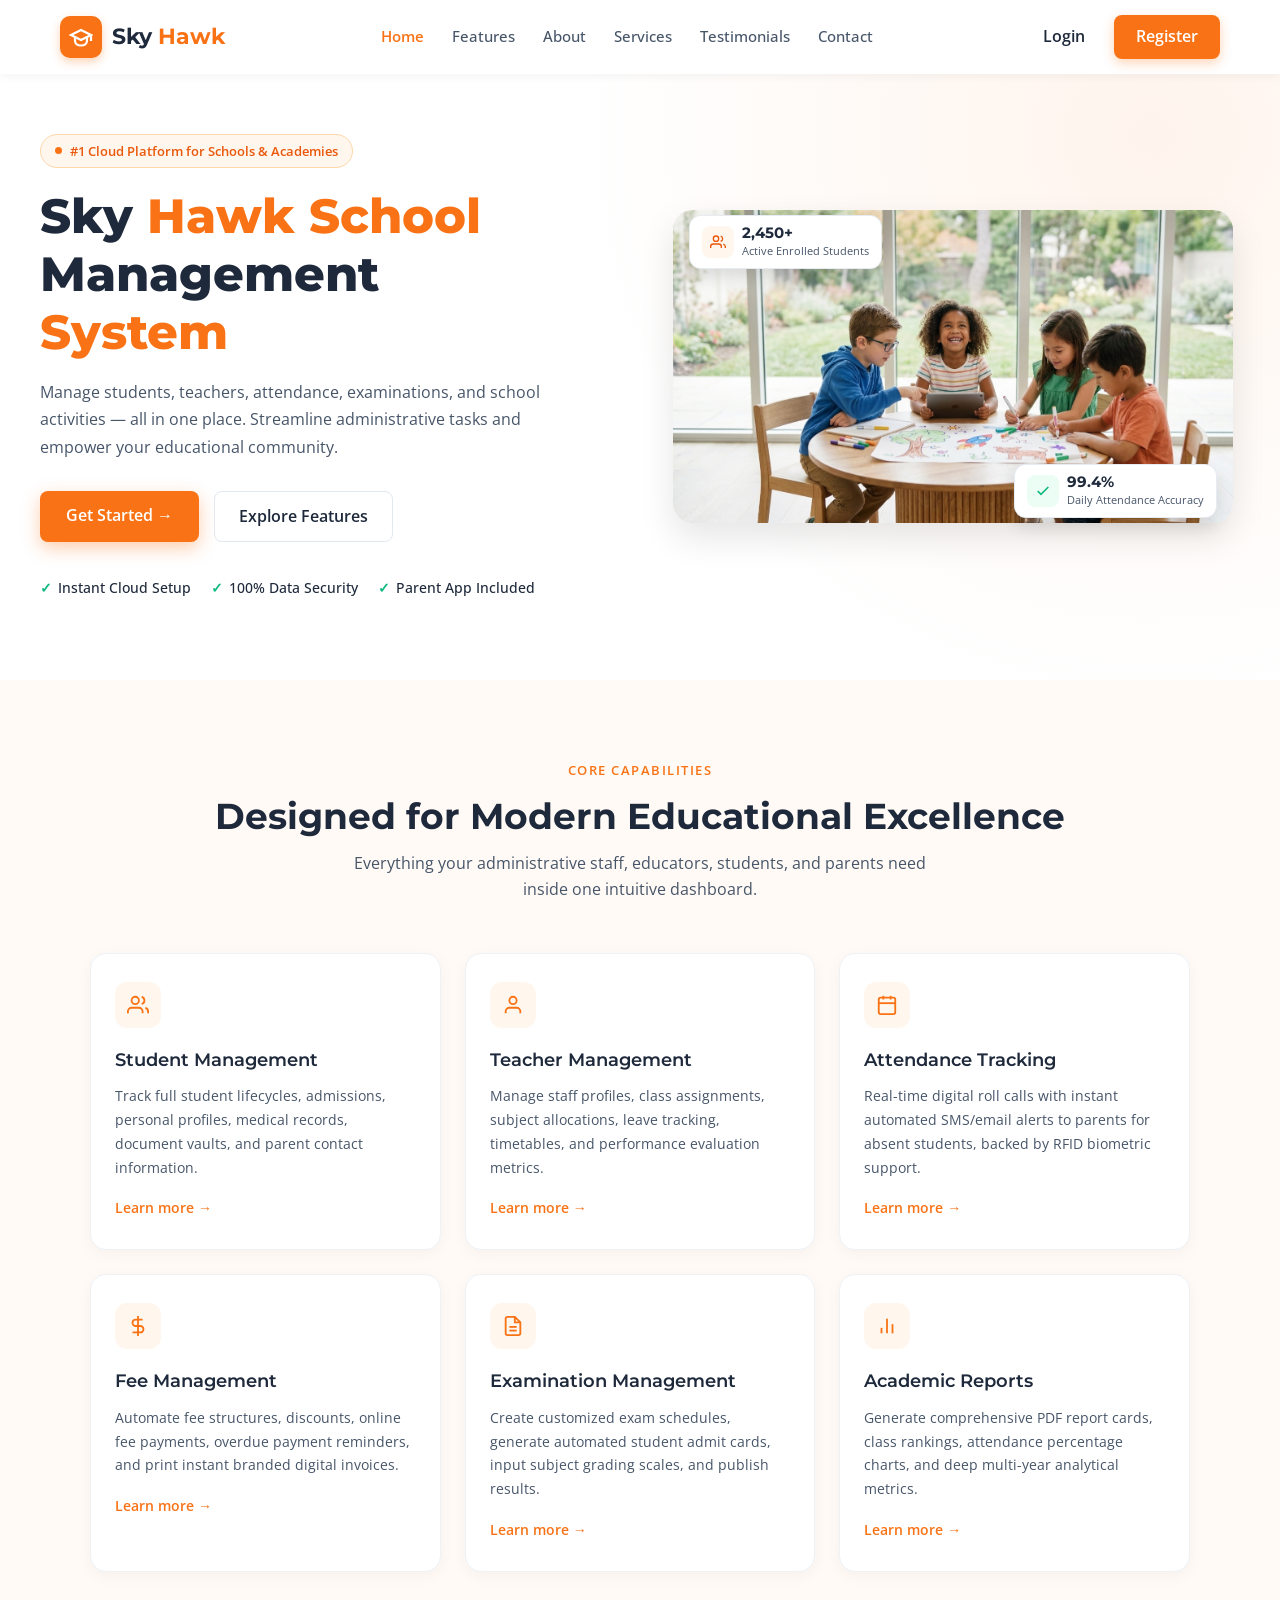
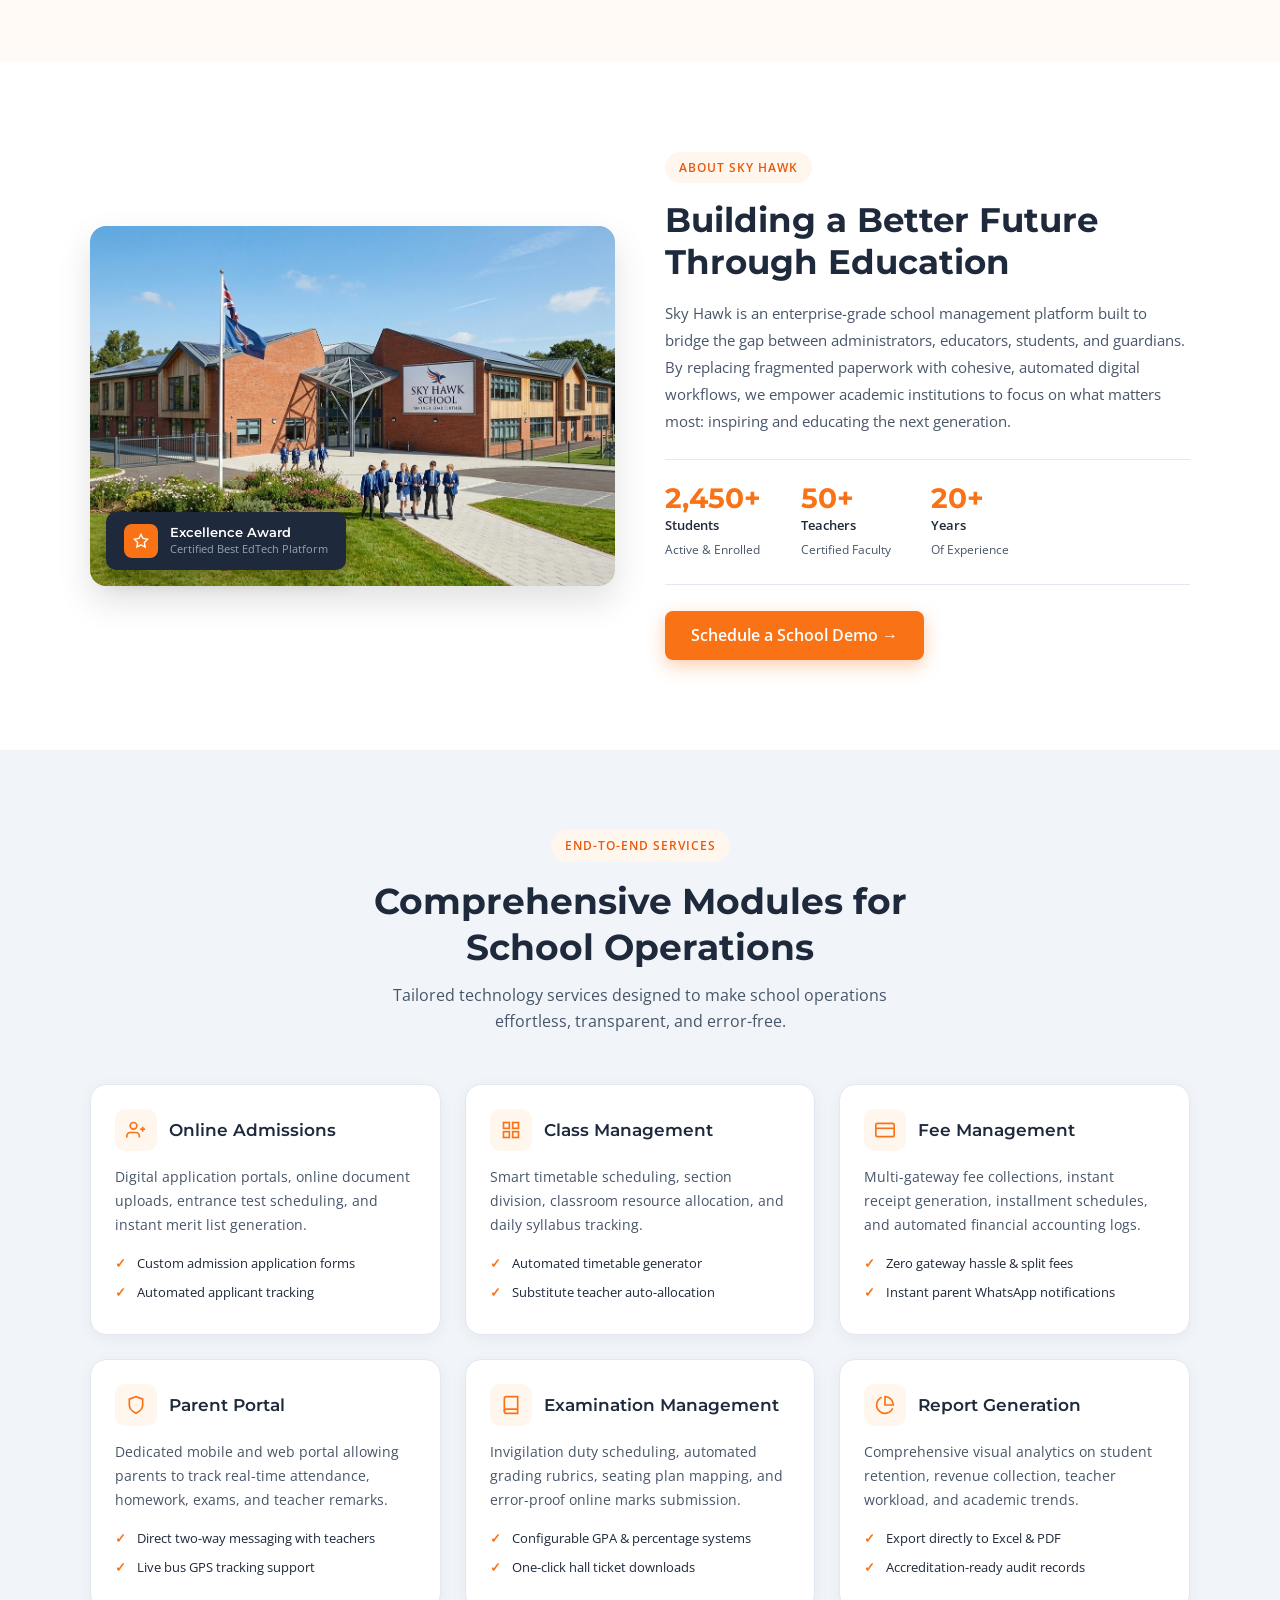
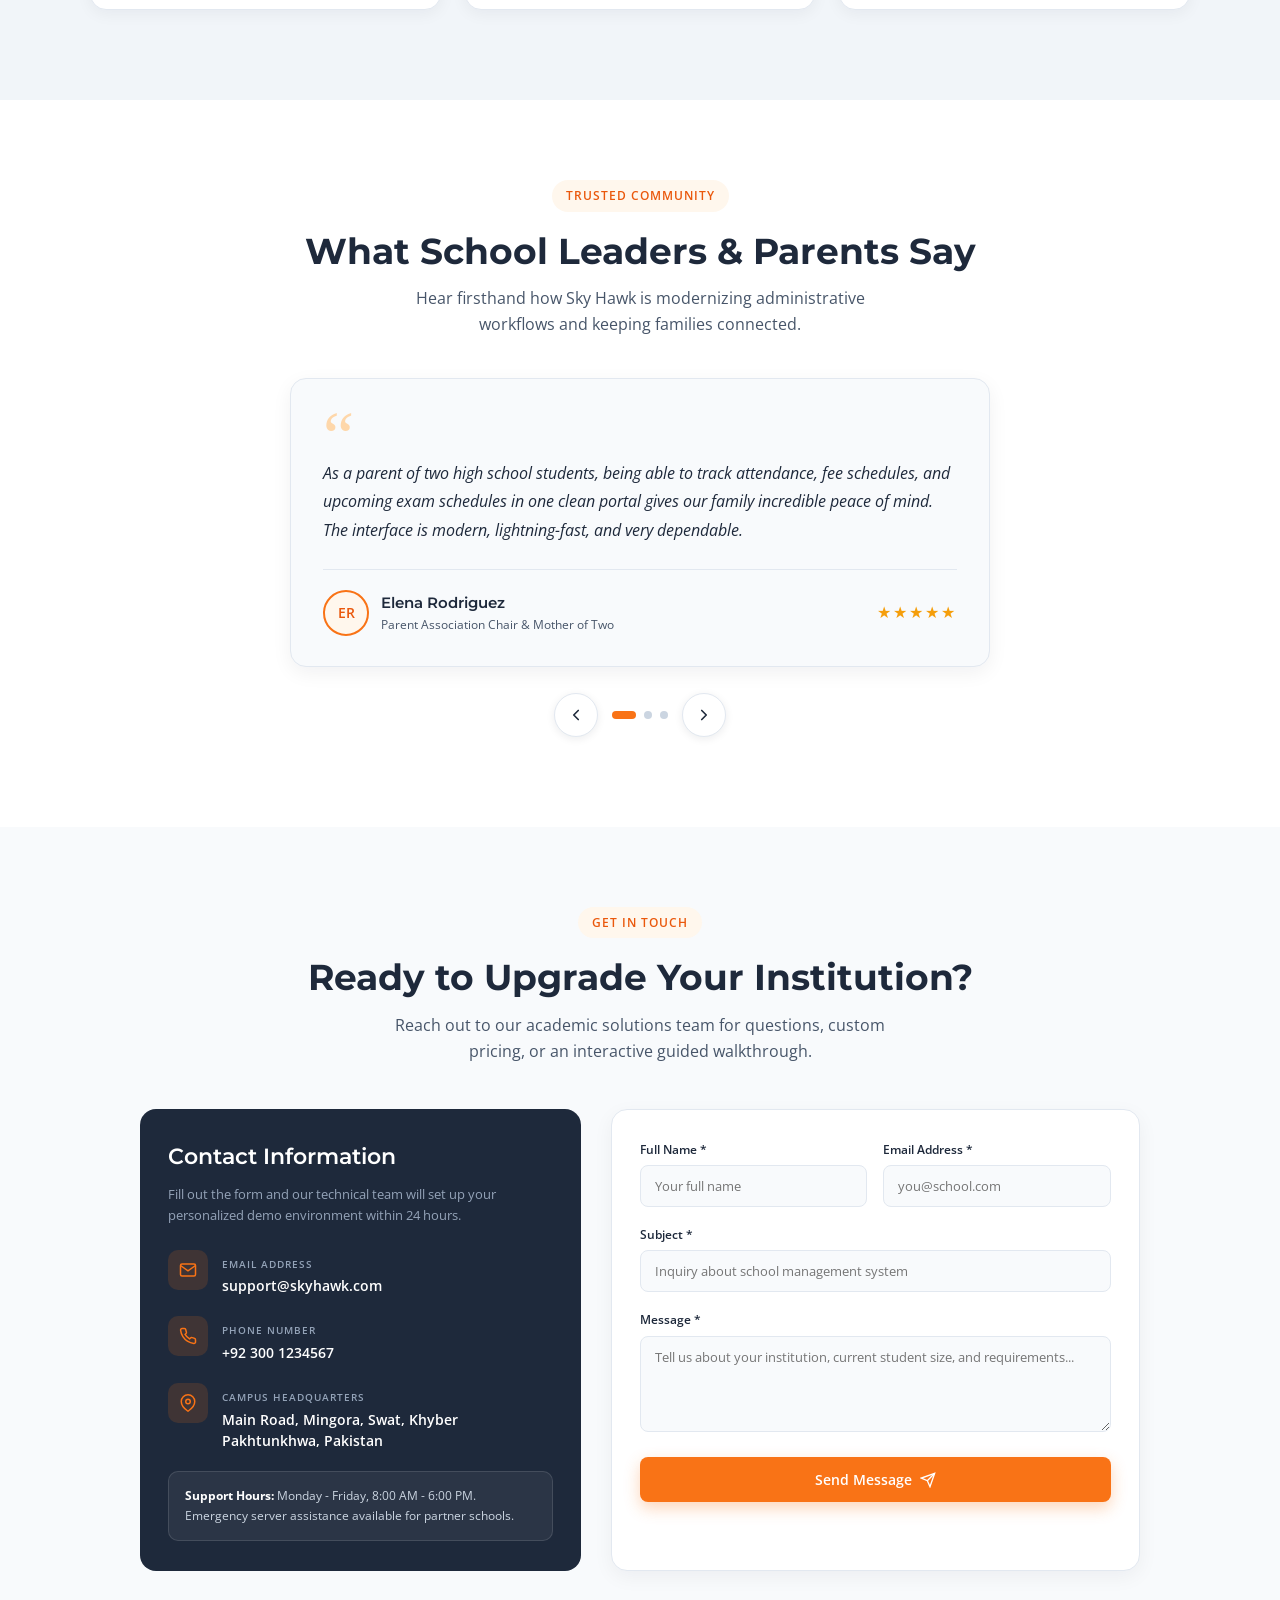
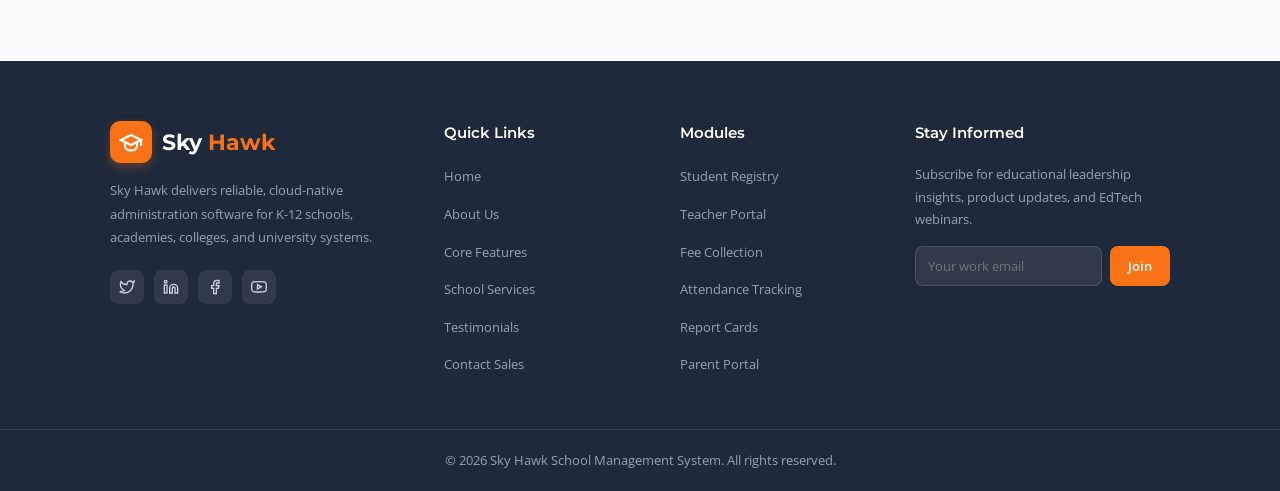
<file: school management/index.html>
<!doctype html>
<html lang="en">
  <head>
    <meta charset="UTF-8" />
    <meta name="viewport" content="width=device-width, initial-scale=1.0" />
    <title>Sky Hawk - School Management System</title>

    <!-- Google Fonts: Montserrat (headings) + Open Sans (body text) -->
    <link rel="preconnect" href="https://fonts.googleapis.com" />
    <link rel="preconnect" href="https://fonts.gstatic.com" crossorigin />
    <link
      href="https://fonts.googleapis.com/css2?family=Montserrat:wght@600;700;800&family=Open+Sans:wght@400;500;600;700&display=swap"
      rel="stylesheet"
    />

    <!-- CSS Stylesheet -->
    <link rel="stylesheet" href="css/style.css" />
  </head>
  <body>
    <!-- ==================== NAVBAR ==================== -->
    <header class="header">
      <div class="nav-container">
        <!-- Logo -->
        <a href="#home" class="logo">
          <div class="logo-box">
            <!-- Graduation Cap Icon -->
            <svg viewBox="0 0 24 24" class="cap-icon">
              <path d="M22 10L12 5L2 10L12 15L22 10Z"></path>
              <path
                d="M6 12.5V16C6 18.8 8.7 20.5 12 20.5C15.3 20.5 18 18.8 18 16V12.5"
              ></path>
              <path d="M22 10V16"></path>
            </svg>
          </div>
          <span class="logo-text">
            <span class="text-sky">Sky</span>
            <span class="text-hawk">Hawk</span>
          </span>
        </a>

        <!-- Menu Links -->
        <ul class="nav-menu" id="navMenu">
          <li class="menu-close-row">
            <button
              class="menu-close"
              id="menuClose"
              type="button"
              aria-label="Close menu"
            >
              &times;
            </button>
          </li>
          <li><a href="#home" class="nav-link active">Home</a></li>
          <li><a href="#features" class="nav-link">Features</a></li>
          <li><a href="#about" class="nav-link">About</a></li>
          <li><a href="#services" class="nav-link">Services</a></li>
          <li><a href="#testimonials" class="nav-link">Testimonials</a></li>
          <li><a href="#contact" class="nav-link">Contact</a></li>
          <li class="menu-auth" id="menuAuthItems">
            <a href="login.html" class="btn-login">Login</a>
            <a href="register.html" class="btn-register">Register</a>
          </li>
        </ul>

        <!-- Right Action Buttons -->
        <div class="nav-buttons" id="navActionButtons">
          <a href="login.html" class="btn-login">Login</a>
          <a href="register.html" class="btn-register">Register</a>
        </div>

        <!-- Hamburger Menu Button (Mobile) -->
        <div class="hamburger" id="hamburger">
          <span></span>
          <span></span>
          <span></span>
        </div>
      </div>
    </header>

    <!-- ==================== HERO SECTION ==================== -->
    <main>
      <section class="hero" id="home">
        <div class="hero-container">
          <!-- Left Side: Content -->
          <div class="hero-content">
            <!-- Badge -->
            <div class="hero-badge">
              <span class="dot"></span>
              #1 Cloud Platform for Schools &amp; Academies
            </div>

            <!-- Main Heading -->
            <h1 class="hero-title">
              Sky <span class="text-hawk">Hawk School</span><br />
              Management<br />
              <span class="highlight">System</span>
            </h1>

            <!-- Paragraph -->
            <p class="hero-desc">
              Manage students, teachers, attendance, examinations, and school
              activities — all in one place. Streamline administrative tasks and
              empower your educational community.
            </p>

            <!-- Buttons -->
            <div class="hero-btns">
              <a href="#register" class="btn-primary">Get Started &rarr;</a>
              <a href="#features" class="btn-secondary">Explore Features</a>
            </div>

            <!-- Checklist -->
            <div class="hero-checks">
              <div class="check-item">
                <span class="check-icon">&#10003;</span>
                <span>Instant Cloud Setup</span>
              </div>
              <div class="check-item">
                <span class="check-icon">&#10003;</span>
                <span>100% Data Security</span>
              </div>
              <div class="check-item">
                <span class="check-icon">&#10003;</span>
                <span>Parent App Included</span>
              </div>
            </div>
          </div>

          <!-- Right Side: Visual Image & Floating Cards -->
          <div class="hero-visual">
            <div class="image-wrapper">
              <!-- Floating Card: Students (Top-Left) -->
              <div class="card card-top">
                <div class="card-icon orange-icon">
                  <svg
                    viewBox="0 0 24 24"
                    width="16"
                    height="16"
                    fill="none"
                    stroke="currentColor"
                    stroke-width="2"
                  >
                    <path d="M17 21v-2a4 4 0 0 0-4-4H5a4 4 0 0 0-4 4v2"></path>
                    <circle cx="9" cy="7" r="4"></circle>
                    <path d="M23 21v-2a4 4 0 0 0-3-3.87"></path>
                    <path d="M16 3.13a4 4 0 0 1 0 7.75"></path>
                  </svg>
                </div>
                <div class="card-text">
                  <h3>2,450+</h3>
                  <p>Active Enrolled Students</p>
                </div>
              </div>

              <!-- Main Photo -->
              <img
                src="assets/images/hero-students.jpg"
                alt="Students studying together"
                class="students-img"
              />

              <!-- Floating Card: Attendance (Bottom-Right) -->
              <div class="card card-bottom">
                <div class="card-icon green-icon">
                  <svg
                    viewBox="0 0 24 24"
                    width="16"
                    height="16"
                    fill="none"
                    stroke="currentColor"
                    stroke-width="2.5"
                  >
                    <polyline points="20 6 9 17 4 12"></polyline>
                  </svg>
                </div>
                <div class="card-text">
                  <h3>99.4%</h3>
                  <p>Daily Attendance Accuracy</p>
                </div>
              </div>
            </div>
          </div>
        </div>
      </section>

      <!-- ==================== Features / CORE CAPABILITIES ==================== -->
      <section class="features" id="features">
        <div class="features-container">
          <p class="features-label">CORE CAPABILITIES</p>
          <h2 class="features-title">
            Designed for Modern Educational Excellence
          </h2>
          <p class="features-desc">
            Everything your administrative staff, educators, students, and
            parents need inside one intuitive dashboard.
          </p>

          <div class="features-grid">
            <!-- Card 1 -->
            <div class="features-card">
              <div class="features-icon">
                <svg
                  viewBox="0 0 24 24"
                  width="22"
                  height="22"
                  fill="none"
                  stroke="currentColor"
                  stroke-width="2"
                >
                  <path d="M17 21v-2a4 4 0 0 0-4-4H5a4 4 0 0 0-4 4v2"></path>
                  <circle cx="9" cy="7" r="4"></circle>
                  <path d="M23 21v-2a4 4 0 0 0-3-3.87"></path>
                  <path d="M16 3.13a4 4 0 0 1 0 7.75"></path>
                </svg>
              </div>
              <h3>Student Management</h3>
              <p>
                Track full student lifecycles, admissions, personal profiles,
                medical records, document vaults, and parent contact
                information.
              </p>
              <a href="#features">Learn more &rarr;</a>
            </div>

            <!-- Card 2 -->
            <div class="features-card">
              <div class="features-icon">
                <svg
                  viewBox="0 0 24 24"
                  width="22"
                  height="22"
                  fill="none"
                  stroke="currentColor"
                  stroke-width="2"
                >
                  <path d="M20 21v-2a4 4 0 0 0-4-4H8a4 4 0 0 0-4 4v2"></path>
                  <circle cx="12" cy="7" r="4"></circle>
                </svg>
              </div>
              <h3>Teacher Management</h3>
              <p>
                Manage staff profiles, class assignments, subject allocations,
                leave tracking, timetables, and performance evaluation metrics.
              </p>
              <a href="#features">Learn more &rarr;</a>
            </div>

            <!-- Card 3 -->
            <div class="features-card">
              <div class="features-icon">
                <svg
                  viewBox="0 0 24 24"
                  width="22"
                  height="22"
                  fill="none"
                  stroke="currentColor"
                  stroke-width="2"
                >
                  <rect x="3" y="4" width="18" height="18" rx="2"></rect>
                  <line x1="16" y1="2" x2="16" y2="6"></line>
                  <line x1="8" y1="2" x2="8" y2="6"></line>
                  <line x1="3" y1="10" x2="21" y2="10"></line>
                </svg>
              </div>
              <h3>Attendance Tracking</h3>
              <p>
                Real-time digital roll calls with instant automated SMS/email
                alerts to parents for absent students, backed by RFID biometric
                support.
              </p>
              <a href="#features">Learn more &rarr;</a>
            </div>

            <!-- Card 4 -->
            <div class="features-card">
              <div class="features-icon">
                <svg
                  viewBox="0 0 24 24"
                  width="22"
                  height="22"
                  fill="none"
                  stroke="currentColor"
                  stroke-width="2"
                >
                  <line x1="12" y1="1" x2="12" y2="23"></line>
                  <path
                    d="M17 5H9.5a3.5 3.5 0 0 0 0 7h5a3.5 3.5 0 0 1 0 7H6"
                  ></path>
                </svg>
              </div>
              <h3>Fee Management</h3>
              <p>
                Automate fee structures, discounts, online fee payments, overdue
                payment reminders, and print instant branded digital invoices.
              </p>
              <a href="#features">Learn more &rarr;</a>
            </div>

            <!-- Card 5 -->
            <div class="features-card">
              <div class="features-icon">
                <svg
                  viewBox="0 0 24 24"
                  width="22"
                  height="22"
                  fill="none"
                  stroke="currentColor"
                  stroke-width="2"
                >
                  <path
                    d="M14 2H6a2 2 0 0 0-2 2v16a2 2 0 0 0 2 2h12a2 2 0 0 0 2-2V8z"
                  ></path>
                  <polyline points="14 2 14 8 20 8"></polyline>
                  <line x1="16" y1="13" x2="8" y2="13"></line>
                  <line x1="16" y1="17" x2="8" y2="17"></line>
                </svg>
              </div>
              <h3>Examination Management</h3>
              <p>
                Create customized exam schedules, generate automated student
                admit cards, input subject grading scales, and publish results.
              </p>
              <a href="#features">Learn more &rarr;</a>
            </div>

            <!-- Card 6 -->
            <div class="features-card">
              <div class="features-icon">
                <svg
                  viewBox="0 0 24 24"
                  width="22"
                  height="22"
                  fill="none"
                  stroke="currentColor"
                  stroke-width="2"
                >
                  <line x1="18" y1="20" x2="18" y2="10"></line>
                  <line x1="12" y1="20" x2="12" y2="4"></line>
                  <line x1="6" y1="20" x2="6" y2="14"></line>
                </svg>
              </div>
              <h3>Academic Reports</h3>
              <p>
                Generate comprehensive PDF report cards, class rankings,
                attendance percentage charts, and deep multi-year analytical
                metrics.
              </p>
              <a href="#features">Learn more &rarr;</a>
            </div>
          </div>
        </div>
      </section>

      <!-- ==================== ABOUT SECTION ==================== -->
      <section class="about" id="about">
        <div class="about-container">
          <!-- Left Side: Image + Award Card -->
          <div class="about-image">
            <img
              src="assets/images/about%20school.jpg"
              alt="Sky Hawk School building and students"
            />

            <div class="about-award">
              <div class="about-award-icon">
                <svg
                  viewBox="0 0 24 24"
                  width="16"
                  height="16"
                  fill="none"
                  stroke="currentColor"
                  stroke-width="2"
                >
                  <polygon
                    points="12 2 15.09 8.26 22 9.27 17 14.14 18.18 21.02 12 17.77 5.82 21.02 7 14.14 2 9.27 8.91 8.26 12 2"
                  ></polygon>
                </svg>
              </div>
              <div class="about-award-text">
                <h4>Excellence Award</h4>
                <p>Certified Best EdTech Platform</p>
              </div>
            </div>
          </div>

          <!-- Right Side: Content -->
          <div class="about-content">
            <span class="about-badge">ABOUT SKY HAWK</span>

            <h2 class="about-title">
              Building a Better Future<br />
              Through Education
            </h2>

            <p class="about-desc">
              Sky Hawk is an enterprise-grade school management platform built
              to bridge the gap between administrators, educators, students, and
              guardians. By replacing fragmented paperwork with cohesive,
              automated digital workflows, we empower academic institutions to
              focus on what matters most: inspiring and educating the next
              generation.
            </p>

            <!-- Stats -->
            <div class="about-stats">
              <div class="stat-item">
                <h3>2,450+</h3>
                <strong>Students</strong>
                <span>Active &amp; Enrolled</span>
              </div>
              <div class="stat-item">
                <h3>50+</h3>
                <strong>Teachers</strong>
                <span>Certified Faculty</span>
              </div>
              <div class="stat-item">
                <h3>20+</h3>
                <strong>Years</strong>
                <span>Of Experience</span>
              </div>
            </div>

            <a href="#contact" class="btn-primary"
              >Schedule a School Demo &rarr;</a
            >
          </div>
        </div>
      </section>

      <!-- ==================== SERVICES SECTION ==================== -->
      <section class="services" id="services">
        <div class="services-container">
          <span class="services-badge">END-TO-END SERVICES</span>
          <h2 class="services-title">
            Comprehensive Modules for School Operations
          </h2>
          <p class="services-desc">
            Tailored technology services designed to make school operations
            effortless, transparent, and error-free.
          </p>

          <div class="services-grid">
            <!-- Service 1 -->
            <div class="service-card">
              <div class="service-head">
                <div class="service-icon">
                  <svg
                    viewBox="0 0 24 24"
                    width="20"
                    height="20"
                    fill="none"
                    stroke="currentColor"
                    stroke-width="2"
                  >
                    <path d="M16 21v-2a4 4 0 0 0-4-4H5a4 4 0 0 0-4 4v2"></path>
                    <circle cx="9" cy="7" r="4"></circle>
                    <line x1="20" y1="8" x2="20" y2="14"></line>
                    <line x1="23" y1="11" x2="17" y2="11"></line>
                  </svg>
                </div>
                <h3>Online Admissions</h3>
              </div>
              <p>
                Digital application portals, online document uploads, entrance
                test scheduling, and instant merit list generation.
              </p>
              <ul class="service-list">
                <li>Custom admission application forms</li>
                <li>Automated applicant tracking</li>
              </ul>
            </div>

            <!-- Service 2 -->
            <div class="service-card">
              <div class="service-head">
                <div class="service-icon">
                  <svg
                    viewBox="0 0 24 24"
                    width="20"
                    height="20"
                    fill="none"
                    stroke="currentColor"
                    stroke-width="2"
                  >
                    <rect x="3" y="3" width="7" height="7"></rect>
                    <rect x="14" y="3" width="7" height="7"></rect>
                    <rect x="14" y="14" width="7" height="7"></rect>
                    <rect x="3" y="14" width="7" height="7"></rect>
                  </svg>
                </div>
                <h3>Class Management</h3>
              </div>
              <p>
                Smart timetable scheduling, section division, classroom resource
                allocation, and daily syllabus tracking.
              </p>
              <ul class="service-list">
                <li>Automated timetable generator</li>
                <li>Substitute teacher auto-allocation</li>
              </ul>
            </div>

            <!-- Service 3 -->
            <div class="service-card">
              <div class="service-head">
                <div class="service-icon">
                  <svg
                    viewBox="0 0 24 24"
                    width="20"
                    height="20"
                    fill="none"
                    stroke="currentColor"
                    stroke-width="2"
                  >
                    <rect x="1" y="4" width="22" height="16" rx="2"></rect>
                    <line x1="1" y1="10" x2="23" y2="10"></line>
                  </svg>
                </div>
                <h3>Fee Management</h3>
              </div>
              <p>
                Multi-gateway fee collections, instant receipt generation,
                installment schedules, and automated financial accounting logs.
              </p>
              <ul class="service-list">
                <li>Zero gateway hassle &amp; split fees</li>
                <li>Instant parent WhatsApp notifications</li>
              </ul>
            </div>

            <!-- Service 4 -->
            <div class="service-card">
              <div class="service-head">
                <div class="service-icon">
                  <svg
                    viewBox="0 0 24 24"
                    width="20"
                    height="20"
                    fill="none"
                    stroke="currentColor"
                    stroke-width="2"
                  >
                    <path
                      d="M12 22s8-4 8-10V5l-8-3-8 3v7c0 6 8 10 8 10z"
                    ></path>
                  </svg>
                </div>
                <h3>Parent Portal</h3>
              </div>
              <p>
                Dedicated mobile and web portal allowing parents to track
                real-time attendance, homework, exams, and teacher remarks.
              </p>
              <ul class="service-list">
                <li>Direct two-way messaging with teachers</li>
                <li>Live bus GPS tracking support</li>
              </ul>
            </div>

            <!-- Service 5 -->
            <div class="service-card">
              <div class="service-head">
                <div class="service-icon">
                  <svg
                    viewBox="0 0 24 24"
                    width="20"
                    height="20"
                    fill="none"
                    stroke="currentColor"
                    stroke-width="2"
                  >
                    <path d="M4 19.5A2.5 2.5 0 0 1 6.5 17H20"></path>
                    <path
                      d="M6.5 2H20v20H6.5A2.5 2.5 0 0 1 4 19.5v-15A2.5 2.5 0 0 1 6.5 2z"
                    ></path>
                  </svg>
                </div>
                <h3>Examination Management</h3>
              </div>
              <p>
                Invigilation duty scheduling, automated grading rubrics, seating
                plan mapping, and error-proof online marks submission.
              </p>
              <ul class="service-list">
                <li>Configurable GPA &amp; percentage systems</li>
                <li>One-click hall ticket downloads</li>
              </ul>
            </div>

            <!-- Service 6 -->
            <div class="service-card">
              <div class="service-head">
                <div class="service-icon">
                  <svg
                    viewBox="0 0 24 24"
                    width="20"
                    height="20"
                    fill="none"
                    stroke="currentColor"
                    stroke-width="2"
                  >
                    <path d="M21.21 15.89A10 10 0 1 1 8 2.83"></path>
                    <path d="M22 12A10 10 0 0 0 12 2v10z"></path>
                  </svg>
                </div>
                <h3>Report Generation</h3>
              </div>
              <p>
                Comprehensive visual analytics on student retention, revenue
                collection, teacher workload, and academic trends.
              </p>
              <ul class="service-list">
                <li>Export directly to Excel &amp; PDF</li>
                <li>Accreditation-ready audit records</li>
              </ul>
            </div>
          </div>
        </div>
      </section>

      <!-- ==================== TESTIMONIALS SECTION ==================== -->
      <section class="testimonials" id="testimonials">
        <div class="testimonials-container">
          <span class="testimonials-badge">TRUSTED COMMUNITY</span>
          <h2 class="testimonials-title">
            What School Leaders &amp; Parents Say
          </h2>
          <p class="testimonials-desc">
            Hear firsthand how Sky Hawk is modernizing administrative workflows
            and keeping families connected.
          </p>

          <!-- Slides (only the one with class "active" is visible) -->
          <div class="testimonial-slider">
            <div class="testimonial-card active">
              <div class="quote-mark">&ldquo;</div>
              <p class="testimonial-text">
                As a parent of two high school students, being able to track
                attendance, fee schedules, and upcoming exam schedules in one
                clean portal gives our family incredible peace of mind. The
                interface is modern, lightning-fast, and very dependable.
              </p>
              <div class="testimonial-footer">
                <div class="testimonial-author">
                  <div class="author-avatar">ER</div>
                  <div>
                    <h4>Elena Rodriguez</h4>
                    <p>Parent Association Chair &amp; Mother of Two</p>
                  </div>
                </div>
                <div class="stars">&#9733;&#9733;&#9733;&#9733;&#9733;</div>
              </div>
            </div>

            <div class="testimonial-card">
              <div class="quote-mark">&ldquo;</div>
              <p class="testimonial-text">
                Preparing timetables and exam schedules used to take our staff
                days. With Sky Hawk it takes a few clicks, and teachers get
                notified instantly. It has saved us a huge amount of time every
                term.
              </p>
              <div class="testimonial-footer">
                <div class="testimonial-author">
                  <div class="author-avatar">AK</div>
                  <div>
                    <h4>Ahmed Khan</h4>
                    <p>School Principal</p>
                  </div>
                </div>
                <div class="stars">&#9733;&#9733;&#9733;&#9733;&#9733;</div>
              </div>
            </div>

            <div class="testimonial-card">
              <div class="quote-mark">&ldquo;</div>
              <p class="testimonial-text">
                Fee collection is now fully organized. Parents get receipts and
                reminders automatically, and our accounts team no longer chases
                payments by hand. Reports are ready whenever we need them.
              </p>
              <div class="testimonial-footer">
                <div class="testimonial-author">
                  <div class="author-avatar">SN</div>
                  <div>
                    <h4>Sana Noor</h4>
                    <p>Academic Coordinator</p>
                  </div>
                </div>
                <div class="stars">&#9733;&#9733;&#9733;&#9733;&#9733;</div>
              </div>
            </div>
          </div>

          <!-- Slider Controls -->
          <div class="slider-controls">
            <button
              class="slider-btn"
              id="prevBtn"
              type="button"
              aria-label="Previous testimonial"
            >
              <svg
                viewBox="0 0 24 24"
                width="18"
                height="18"
                fill="none"
                stroke="currentColor"
                stroke-width="2.2"
                stroke-linecap="round"
                stroke-linejoin="round"
              >
                <polyline points="15 18 9 12 15 6"></polyline>
              </svg>
            </button>
            <div class="slider-dots" id="sliderDots">
              <button
                class="dot-btn active"
                type="button"
                aria-label="Testimonial 1"
              ></button>
              <button
                class="dot-btn"
                type="button"
                aria-label="Testimonial 2"
              ></button>
              <button
                class="dot-btn"
                type="button"
                aria-label="Testimonial 3"
              ></button>
            </div>
            <button
              class="slider-btn"
              id="nextBtn"
              type="button"
              aria-label="Next testimonial"
            >
              <svg
                viewBox="0 0 24 24"
                width="18"
                height="18"
                fill="none"
                stroke="currentColor"
                stroke-width="2.2"
                stroke-linecap="round"
                stroke-linejoin="round"
              >
                <polyline points="9 18 15 12 9 6"></polyline>
              </svg>
            </button>
          </div>
        </div>
      </section>

      <!-- ==================== CONTACT SECTION ==================== -->
      <section class="contact" id="contact">
        <div class="contact-container">
          <span class="contact-badge">GET IN TOUCH</span>
          <h2 class="contact-title">Ready to Upgrade Your Institution?</h2>
          <p class="contact-desc">
            Reach out to our academic solutions team for questions, custom
            pricing, or an interactive guided walkthrough.
          </p>

          <div class="contact-grid">
            <!-- Left: Contact Info -->
            <div class="contact-info">
              <h3>Contact Information</h3>
              <p class="contact-info-text">
                Fill out the form and our technical team will set up your
                personalized demo environment within 24 hours.
              </p>

              <div class="info-item">
                <div class="info-icon">
                  <svg
                    viewBox="0 0 24 24"
                    width="18"
                    height="18"
                    fill="none"
                    stroke="currentColor"
                    stroke-width="2"
                  >
                    <path
                      d="M4 4h16c1.1 0 2 .9 2 2v12c0 1.1-.9 2-2 2H4c-1.1 0-2-.9-2-2V6c0-1.1.9-2 2-2z"
                    ></path>
                    <polyline points="22,6 12,13 2,6"></polyline>
                  </svg>
                </div>
                <div>
                  <span>EMAIL ADDRESS</span>
                  <p>support@skyhawk.com</p>
                </div>
              </div>

              <div class="info-item">
                <div class="info-icon">
                  <svg
                    viewBox="0 0 24 24"
                    width="18"
                    height="18"
                    fill="none"
                    stroke="currentColor"
                    stroke-width="2"
                  >
                    <path
                      d="M22 16.92v3a2 2 0 0 1-2.18 2 19.79 19.79 0 0 1-8.63-3.07 19.5 19.5 0 0 1-6-6 19.79 19.79 0 0 1-3.07-8.67A2 2 0 0 1 4.11 2h3a2 2 0 0 1 2 1.72c.127.96.361 1.903.7 2.81a2 2 0 0 1-.45 2.11L8.09 9.91a16 16 0 0 0 6 6l1.27-1.27a2 2 0 0 1 2.11-.45c.907.339 1.85.573 2.81.7A2 2 0 0 1 22 16.92z"
                    ></path>
                  </svg>
                </div>
                <div>
                  <span>PHONE NUMBER</span>
                  <p>+92 300 1234567</p>
                </div>
              </div>

              <div class="info-item">
                <div class="info-icon">
                  <svg
                    viewBox="0 0 24 24"
                    width="18"
                    height="18"
                    fill="none"
                    stroke="currentColor"
                    stroke-width="2"
                  >
                    <path
                      d="M21 10c0 7-9 13-9 13s-9-6-9-13a9 9 0 0 1 18 0z"
                    ></path>
                    <circle cx="12" cy="10" r="3"></circle>
                  </svg>
                </div>
                <div>
                  <span>CAMPUS HEADQUARTERS</span>
                  <p>Main Road, Mingora, Swat, Khyber Pakhtunkhwa, Pakistan</p>
                </div>
              </div>

              <div class="support-box">
                <strong>Support Hours:</strong> Monday - Friday, 8:00 AM - 6:00
                PM. Emergency server assistance available for partner schools.
              </div>
            </div>

            <!-- Right: Contact Form -->
            <form class="contact-form demo-form">
              <div class="form-row">
                <div class="form-group">
                  <label for="fullName">Full Name *</label>
                  <input
                    type="text"
                    id="fullName"
                    placeholder="Your full name"
                    required
                  />
                </div>
                <div class="form-group">
                  <label for="email">Email Address *</label>
                  <input
                    type="email"
                    id="email"
                    placeholder="you@school.com"
                    required
                  />
                </div>
              </div>

              <div class="form-group">
                <label for="subject">Subject *</label>
                <input
                  type="text"
                  id="subject"
                  placeholder="Inquiry about school management system"
                  required
                />
              </div>

              <div class="form-group">
                <label for="message">Message *</label>
                <textarea
                  id="message"
                  rows="4"
                  placeholder="Tell us about your institution, current student size, and requirements..."
                  required
                ></textarea>
              </div>

              <button type="submit" class="form-btn">
                Send Message
                <svg
                  viewBox="0 0 24 24"
                  width="16"
                  height="16"
                  fill="none"
                  stroke="currentColor"
                  stroke-width="2"
                >
                  <line x1="22" y1="2" x2="11" y2="13"></line>
                  <polygon points="22 2 15 22 11 13 2 9 22 2"></polygon>
                </svg>
              </button>
              <p class="form-msg">Thank you! Your message has been sent.</p>
            </form>
          </div>
        </div>
      </section>
    </main>

    <!-- ==================== FOOTER ==================== -->
    <footer class="footer">
      <div class="footer-container">
        <!-- Column 1: Brand -->
        <div class="footer-brand">
          <a href="#home" class="logo footer-logo">
            <div class="logo-box">
              <svg viewBox="0 0 24 24" class="cap-icon">
                <path d="M22 10L12 5L2 10L12 15L22 10Z"></path>
                <path
                  d="M6 12.5V16C6 18.8 8.7 20.5 12 20.5C15.3 20.5 18 18.8 18 16V12.5"
                ></path>
                <path d="M22 10V16"></path>
              </svg>
            </div>
            <span class="logo-text">
              <span class="text-sky">Sky</span>
              <span class="text-hawk">Hawk</span>
            </span>
          </a>
          <p>
            Sky Hawk delivers reliable, cloud-native administration software for
            K-12 schools, academies, colleges, and university systems.
          </p>
          <div class="social-links">
            <a href="#" aria-label="Twitter">
              <svg
                viewBox="0 0 24 24"
                width="16"
                height="16"
                fill="none"
                stroke="currentColor"
                stroke-width="2"
              >
                <path
                  d="M23 3a10.9 10.9 0 0 1-3.14 1.53 4.48 4.48 0 0 0-7.86 3v1A10.66 10.66 0 0 1 3 4s-4 9 5 13a11.64 11.64 0 0 1-7 2c9 5 20 0 20-11.5a4.5 4.5 0 0 0-.08-.83A7.72 7.72 0 0 0 23 3z"
                ></path>
              </svg>
            </a>
            <a href="#" aria-label="LinkedIn">
              <svg
                viewBox="0 0 24 24"
                width="16"
                height="16"
                fill="none"
                stroke="currentColor"
                stroke-width="2"
              >
                <path
                  d="M16 8a6 6 0 0 1 6 6v7h-4v-7a2 2 0 0 0-2-2 2 2 0 0 0-2 2v7h-4v-7a6 6 0 0 1 6-6z"
                ></path>
                <rect x="2" y="9" width="4" height="12"></rect>
                <circle cx="4" cy="4" r="2"></circle>
              </svg>
            </a>
            <a href="#" aria-label="Facebook">
              <svg
                viewBox="0 0 24 24"
                width="16"
                height="16"
                fill="none"
                stroke="currentColor"
                stroke-width="2"
              >
                <path
                  d="M18 2h-3a5 5 0 0 0-5 5v3H7v4h3v8h4v-8h3l1-4h-4V7a1 1 0 0 1 1-1h3z"
                ></path>
              </svg>
            </a>
            <a href="#" aria-label="YouTube">
              <svg
                viewBox="0 0 24 24"
                width="16"
                height="16"
                fill="none"
                stroke="currentColor"
                stroke-width="2"
              >
                <path
                  d="M22.54 6.42a2.78 2.78 0 0 0-1.94-2C18.88 4 12 4 12 4s-6.88 0-8.6.46a2.78 2.78 0 0 0-1.94 2A29 29 0 0 0 1 11.75a29 29 0 0 0 .46 5.33A2.78 2.78 0 0 0 3.4 19c1.72.46 8.6.46 8.6.46s6.88 0 8.6-.46a2.78 2.78 0 0 0 1.94-2 29 29 0 0 0 .46-5.25 29 29 0 0 0-.46-5.33z"
                ></path>
                <polygon
                  points="9.75 15.02 15.5 11.75 9.75 8.48 9.75 15.02"
                ></polygon>
              </svg>
            </a>
          </div>
        </div>

        <!-- Column 2: Quick Links -->
        <div class="footer-col">
          <h4>Quick Links</h4>
          <ul>
            <li><a href="#home">Home</a></li>
            <li><a href="#about">About Us</a></li>
            <li><a href="#features">Core Features</a></li>
            <li><a href="#services">School Services</a></li>
            <li><a href="#testimonials">Testimonials</a></li>
            <li><a href="#contact">Contact Sales</a></li>
          </ul>
        </div>

        <!-- Column 3: Modules -->
        <div class="footer-col">
          <h4>Modules</h4>
          <ul>
            <li><a href="#features">Student Registry</a></li>
            <li><a href="#features">Teacher Portal</a></li>
            <li><a href="#services">Fee Collection</a></li>
            <li><a href="#features">Attendance Tracking</a></li>
            <li><a href="#services">Report Cards</a></li>
            <li><a href="#services">Parent Portal</a></li>
          </ul>
        </div>

        <!-- Column 4: Newsletter -->
        <div class="footer-col">
          <h4>Stay Informed</h4>
          <p class="footer-news-text">
            Subscribe for educational leadership insights, product updates, and
            EdTech webinars.
          </p>
          <form class="newsletter demo-form">
            <input
              type="email"
              placeholder="Your work email"
              aria-label="Email"
              required
            />
            <button type="submit">Join</button>
            <p class="form-msg">Thanks for subscribing!</p>
          </form>
        </div>
      </div>

      <div class="footer-bottom">
        <p>
          &copy; 2026 Sky Hawk School Management System. All rights reserved.
        </p>
      </div>
    </footer>

    <!-- JavaScript Files -->
    <script src="js/auth.js"></script>
    <script src="js/main.js"></script>
  </body>
</html>
</file>
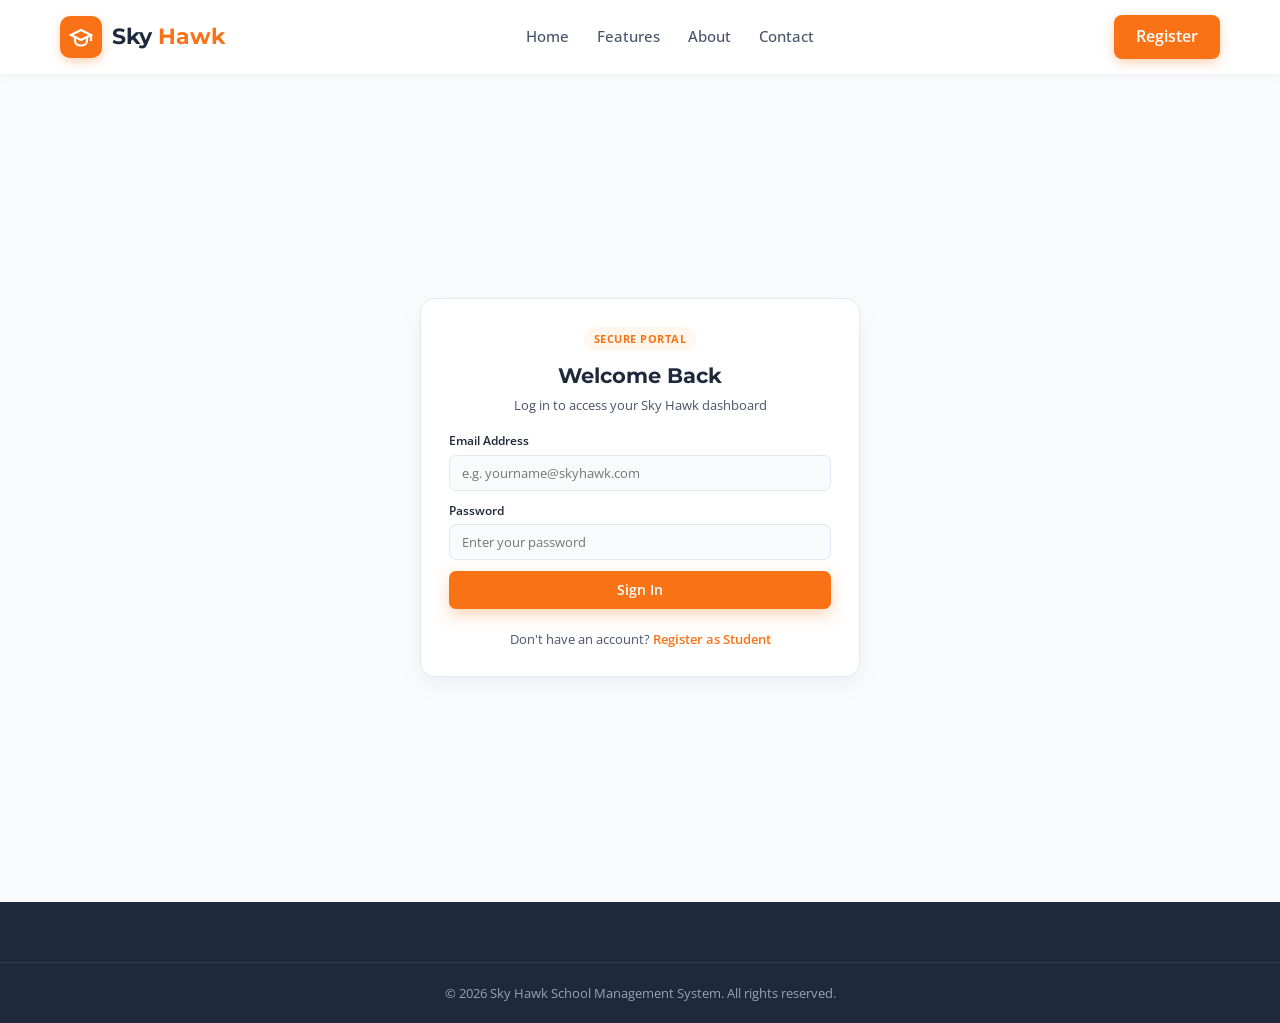
<file: school management/admin-dashboard.html>
<!doctype html>
<html lang="en">
  <head>
    <meta charset="UTF-8" />
    <meta name="viewport" content="width=device-width, initial-scale=1.0" />
    <title>Admin Dashboard - Sky Hawk School Management System</title>

    <!-- Google Fonts -->
    <link rel="preconnect" href="https://fonts.googleapis.com" />
    <link rel="preconnect" href="https://fonts.gstatic.com" crossorigin />
    <link
      href="https://fonts.googleapis.com/css2?family=Montserrat:wght@600;700;800&family=Open+Sans:wght@400;500;600;700&display=swap"
      rel="stylesheet"
    />

    <!-- CSS Stylesheets -->
    <link rel="stylesheet" href="css/style.css" />
    <link rel="stylesheet" href="css/dashboard.css" />
  </head>
  <body>
    <!-- Top Navigation -->
    <header class="header">
      <div class="nav-container">
        <a href="index.html" class="logo">
          <div class="logo-box">
            <svg viewBox="0 0 24 24" class="cap-icon">
              <path d="M22 10L12 5L2 10L12 15L22 10Z"></path>
              <path
                d="M6 12.5V16C6 18.8 8.7 20.5 12 20.5C15.3 20.5 18 18.8 18 16V12.5"
              ></path>
              <path d="M22 10V16"></path>
            </svg>
          </div>
          <span class="logo-text">
            <span class="text-sky">Sky</span>
            <span class="text-hawk">Hawk</span>
          </span>
        </a>

        <ul class="nav-menu" id="navMenu">
          <li class="menu-close-row">
            <button class="menu-close" id="menuClose" type="button">&times;</button>
          </li>
          <li><a href="index.html" class="nav-link">Main Site</a></li>
          <li><a href="admin-dashboard.html" class="nav-link active">Admin Dashboard</a></li>
          <li class="menu-auth">
            <button onclick="logoutUser()" class="btn-logout">Logout</button>
          </li>
        </ul>

        <div class="nav-buttons">
          <button onclick="logoutUser()" class="btn-logout">
            <svg width="16" height="16" viewBox="0 0 24 24" fill="none" stroke="currentColor" stroke-width="2">
              <path d="M9 21H5a2 2 0 0 1-2-2V5a2 2 0 0 1 2-2h4"></path>
              <polyline points="16 17 21 12 16 7"></polyline>
              <line x1="21" y1="12" x2="9" y2="12"></line>
            </svg>
            Logout
          </button>
        </div>

        <div class="hamburger" id="hamburger">
          <span></span>
          <span></span>
          <span></span>
        </div>
      </div>
    </header>

    <!-- Dashboard Content -->
    <main class="dashboard-wrapper">
      <div class="dashboard-container">
        
        <!-- Header User Bar -->
        <div class="dash-header-bar">
          <div class="dash-user-badge">
            <div class="dash-avatar" id="userAvatar">A</div>
            <div class="dash-user-info">
              <h2 id="userName">Administrator</h2>
              <p><span class="role-pill admin-pill">Admin Role</span> &bull; <span id="userEmail">admin@skyhawk.com</span></p>
            </div>
          </div>
          <div class="dash-actions">
            <button onclick="fetchStudents()" class="btn-table-action" style="padding: 8px 16px;">
              Refresh Data
            </button>
          </div>
        </div>

        <!-- Alert Notification Box -->
        <div id="dashboardAlert" class="alert-box"></div>

        <!-- Summary Statistics Cards -->
        <div class="stat-cards-grid">
          <div class="stat-card">
            <div class="stat-icon orange">
              <svg width="24" height="24" viewBox="0 0 24 24" fill="none" stroke="currentColor" stroke-width="2">
                <path d="M17 21v-2a4 4 0 0 0-4-4H5a4 4 0 0 0-4 4v2"></path>
                <circle cx="9" cy="7" r="4"></circle>
                <path d="M23 21v-2a4 4 0 0 0-3-3.87"></path>
                <path d="M16 3.13a4 4 0 0 1 0 7.75"></path>
              </svg>
            </div>
            <div class="stat-content">
              <h3 id="statTotalStudents">--</h3>
              <p>Registered Students</p>
            </div>
          </div>

          <div class="stat-card">
            <div class="stat-icon green">
              <svg width="24" height="24" viewBox="0 0 24 24" fill="none" stroke="currentColor" stroke-width="2">
                <path d="M22 11.08V12a10 10 0 1 1-5.93-9.14"></path>
                <polyline points="22 4 12 14.01 9 11.01"></polyline>
              </svg>
            </div>
            <div class="stat-content">
              <h3 id="statActiveStudents">--</h3>
              <p>Active Students</p>
            </div>
          </div>

          <div class="stat-card">
            <div class="stat-icon blue">
              <svg width="24" height="24" viewBox="0 0 24 24" fill="none" stroke="currentColor" stroke-width="2">
                <path d="M4 19.5A2.5 2.5 0 0 1 6.5 17H20"></path>
                <path d="M6.5 2H20v20H6.5A2.5 2.5 0 0 1 4 19.5v-15A2.5 2.5 0 0 1 6.5 2z"></path>
              </svg>
            </div>
            <div class="stat-content">
              <h3 id="statClassesCount">4</h3>
              <p>Active Grade Levels</p>
            </div>
          </div>

          <div class="stat-card">
            <div class="stat-icon purple">
              <svg width="24" height="24" viewBox="0 0 24 24" fill="none" stroke="currentColor" stroke-width="2">
                <rect x="3" y="11" width="18" height="11" rx="2" ry="2"></rect>
                <path d="M7 11V7a5 5 0 0 1 10 0v4"></path>
              </svg>
            </div>
            <div class="stat-content">
              <h3>Enforced</h3>
              <p>Role Middleware</p>
            </div>
          </div>
        </div>

        <!-- Student Management Table Panel -->
        <div class="panel-card">
          <div class="panel-card-header">
            <h3>Registered Students Management</h3>
            <div class="table-search-box">
              <input
                type="text"
                id="searchInput"
                placeholder="Search students by name, ID..."
                onkeyup="filterStudentTable()"
              />
            </div>
          </div>

          <div class="panel-card-body" style="padding: 0;">
            <div class="table-responsive">
              <table class="student-data-table" id="studentsTable">
                <thead>
                  <tr>
                    <th>Admission No.</th>
                    <th>Student Name</th>
                    <th>Email Address</th>
                    <th>Grade & Section</th>
                    <th>Contact Phone</th>
                    <th>Status</th>
                    <th>Actions</th>
                  </tr>
                </thead>
                <tbody id="studentTableBody">
                  <tr>
                    <td colspan="7" style="text-align: center; padding: 30px; color: var(--text-gray);">
                      Loading student records from Laravel backend...
                    </td>
                  </tr>
                </tbody>
              </table>
            </div>
          </div>
        </div>

      </div>
    </main>

    <!-- Student Details Modal -->
    <div id="studentModal" class="modal-overlay">
      <div class="modal-box">
        <div class="modal-header">
          <h3 id="modalStudentName">Student Profile Details</h3>
          <button class="modal-close-btn" onclick="closeStudentModal()">&times;</button>
        </div>
        <div class="modal-body" id="modalStudentBody">
          <!-- Populated dynamically -->
        </div>
        <div class="modal-footer">
          <button class="btn-table-action" onclick="closeStudentModal()">Close</button>
        </div>
      </div>
    </div>

    <!-- Footer -->
    <footer class="footer">
      <div class="footer-bottom">
        <p>&copy; 2026 Sky Hawk School Management System. All rights reserved.</p>
      </div>
    </footer>

    <!-- Scripts -->
    <script src="js/auth.js"></script>
    <script>
      // 1. Role-based protection: only 'admin' can view this page
      if (!protectPage('admin')) {
        // Redirect handled in protectPage
      }

      // Populate current user info
      const currentUser = getUser();
      if (currentUser) {
        document.getElementById('userName').textContent = currentUser.name || 'Administrator';
        document.getElementById('userEmail').textContent = currentUser.email || '';
        document.getElementById('userAvatar').textContent = (currentUser.name || 'A')[0].toUpperCase();
      }

      // Mobile Menu
      const hamburger = document.getElementById("hamburger");
      const navMenu = document.getElementById("navMenu");
      const menuClose = document.getElementById("menuClose");
      if (hamburger && navMenu) {
        hamburger.addEventListener("click", () => navMenu.classList.toggle("open"));
        menuClose.addEventListener("click", () => navMenu.classList.remove("open"));
      }

      let allStudentsList = [];

      // 2. Fetch students from Admin API
      async function fetchStudents() {
        const tableBody = document.getElementById('studentTableBody');
        const alertBox = document.getElementById('dashboardAlert');

        tableBody.innerHTML = `
          <tr>
            <td colspan="7" style="text-align: center; padding: 30px; color: var(--text-gray);">
              Fetching student records from Laravel API...
            </td>
          </tr>
        `;

        const result = await apiRequest('/admin/students', 'GET');

        if (result.ok && result.data.status) {
          allStudentsList = result.data.data.students || [];

          // Update stats
          document.getElementById('statTotalStudents').textContent = allStudentsList.length;
          const activeCount = allStudentsList.filter(s => (s.status || '').toLowerCase() === 'active').length;
          document.getElementById('statActiveStudents').textContent = activeCount;

          renderStudentsTable(allStudentsList);
        } else {
          const errorMsg = result.data.message || 'Failed to load students. Backend access error.';
          alertBox.className = 'alert-box alert-error show';
          alertBox.innerHTML = `<strong>${errorMsg}</strong>`;

          tableBody.innerHTML = `
            <tr>
              <td colspan="7" style="text-align: center; padding: 30px; color: #dc2626;">
                ${errorMsg}
              </td>
            </tr>
          `;
        }
      }

      // Render table rows
      function renderStudentsTable(students) {
        const tableBody = document.getElementById('studentTableBody');

        if (students.length === 0) {
          tableBody.innerHTML = `
            <tr>
              <td colspan="7" style="text-align: center; padding: 30px; color: var(--text-gray);">
                No student records found in the database.
              </td>
            </tr>
          `;
          return;
        }

        let html = '';
        students.forEach((student, index) => {
          const userName = student.user ? student.user.name : 'N/A';
          const userEmail = student.user ? student.user.email : 'N/A';
          const admissionNo = student.admission_number || `SH-${student.id}`;
          const gradeSection = `${student.grade_level || 'Grade 10'} (${student.section || 'A'})`;
          const phone = student.phone || 'N/A';
          const status = student.status || 'active';

          html += `
            <tr>
              <td><strong>${escapeHtml(admissionNo)}</strong></td>
              <td>
                <div style="font-weight: 600; color: var(--dark-color);">${escapeHtml(userName)}</div>
              </td>
              <td>${escapeHtml(userEmail)}</td>
              <td>${escapeHtml(gradeSection)}</td>
              <td>${escapeHtml(phone)}</td>
              <td>
                <span class="badge-status ${status.toLowerCase()}">${escapeHtml(status.toUpperCase())}</span>
              </td>
              <td>
                <button class="btn-table-action" onclick="viewStudentDetails(${index})">
                  View Profile
                </button>
              </td>
            </tr>
          `;
        });

        tableBody.innerHTML = html;
      }

      // Search filter
      function filterStudentTable() {
        const query = document.getElementById('searchInput').value.toLowerCase();
        const filtered = allStudentsList.filter(s => {
          const name = s.user ? s.user.name.toLowerCase() : '';
          const email = s.user ? s.user.email.toLowerCase() : '';
          const adm = (s.admission_number || '').toLowerCase();
          const grade = (s.grade_level || '').toLowerCase();
          return name.includes(query) || email.includes(query) || adm.includes(query) || grade.includes(query);
        });
        renderStudentsTable(filtered);
      }

      // Modal Details
      function viewStudentDetails(index) {
        const student = allStudentsList[index];
        if (!student) return;

        const modal = document.getElementById('studentModal');
        const modalTitle = document.getElementById('modalStudentName');
        const modalBody = document.getElementById('modalStudentBody');

        const userName = student.user ? student.user.name : 'Student Details';
        modalTitle.textContent = `${userName} - Details`;

        modalBody.innerHTML = `
          <div class="profile-detail-list">
            <div class="profile-detail-item">
              <span class="label">Admission Number:</span>
              <span class="value">${escapeHtml(student.admission_number || 'N/A')}</span>
            </div>
            <div class="profile-detail-item">
              <span class="label">Full Name:</span>
              <span class="value">${escapeHtml(student.user ? student.user.name : 'N/A')}</span>
            </div>
            <div class="profile-detail-item">
              <span class="label">Email Address:</span>
              <span class="value">${escapeHtml(student.user ? student.user.email : 'N/A')}</span>
            </div>
            <div class="profile-detail-item">
              <span class="label">Contact Phone:</span>
              <span class="value">${escapeHtml(student.phone || 'N/A')}</span>
            </div>
            <div class="profile-detail-item">
              <span class="label">Date of Birth:</span>
              <span class="value">${escapeHtml(student.date_of_birth ? student.date_of_birth.substring(0, 10) : 'N/A')}</span>
            </div>
            <div class="profile-detail-item">
              <span class="label">Gender:</span>
              <span class="value">${escapeHtml(student.gender || 'N/A')}</span>
            </div>
            <div class="profile-detail-item">
              <span class="label">Grade / Class:</span>
              <span class="value">${escapeHtml(student.grade_level || 'N/A')} (Section ${escapeHtml(student.section || 'A')})</span>
            </div>
            <div class="profile-detail-item">
              <span class="label">Guardian / Parent Name:</span>
              <span class="value">${escapeHtml(student.parent_name || 'N/A')}</span>
            </div>
            <div class="profile-detail-item">
              <span class="label">Guardian Phone:</span>
              <span class="value">${escapeHtml(student.parent_phone || 'N/A')}</span>
            </div>
            <div class="profile-detail-item">
              <span class="label">Residential Address:</span>
              <span class="value">${escapeHtml(student.address || 'N/A')}</span>
            </div>
            <div class="profile-detail-item">
              <span class="label">Enrollment Status:</span>
              <span class="value"><span class="badge-status active">${escapeHtml((student.status || 'Active').toUpperCase())}</span></span>
            </div>
          </div>
        `;

        modal.classList.add('show');
      }

      function closeStudentModal() {
        document.getElementById('studentModal').classList.remove('show');
      }

      function escapeHtml(text) {
        if (!text) return '';
        const map = {
          '&': '&amp;',
          '<': '&lt;',
          '>': '&gt;',
          '"': '&quot;',
          "'": '&#039;'
        };
        return String(text).replace(/[&<>"']/g, m => map[m]);
      }

      // Initial load
      fetchStudents();
    </script>
  </body>
</html>
</file>
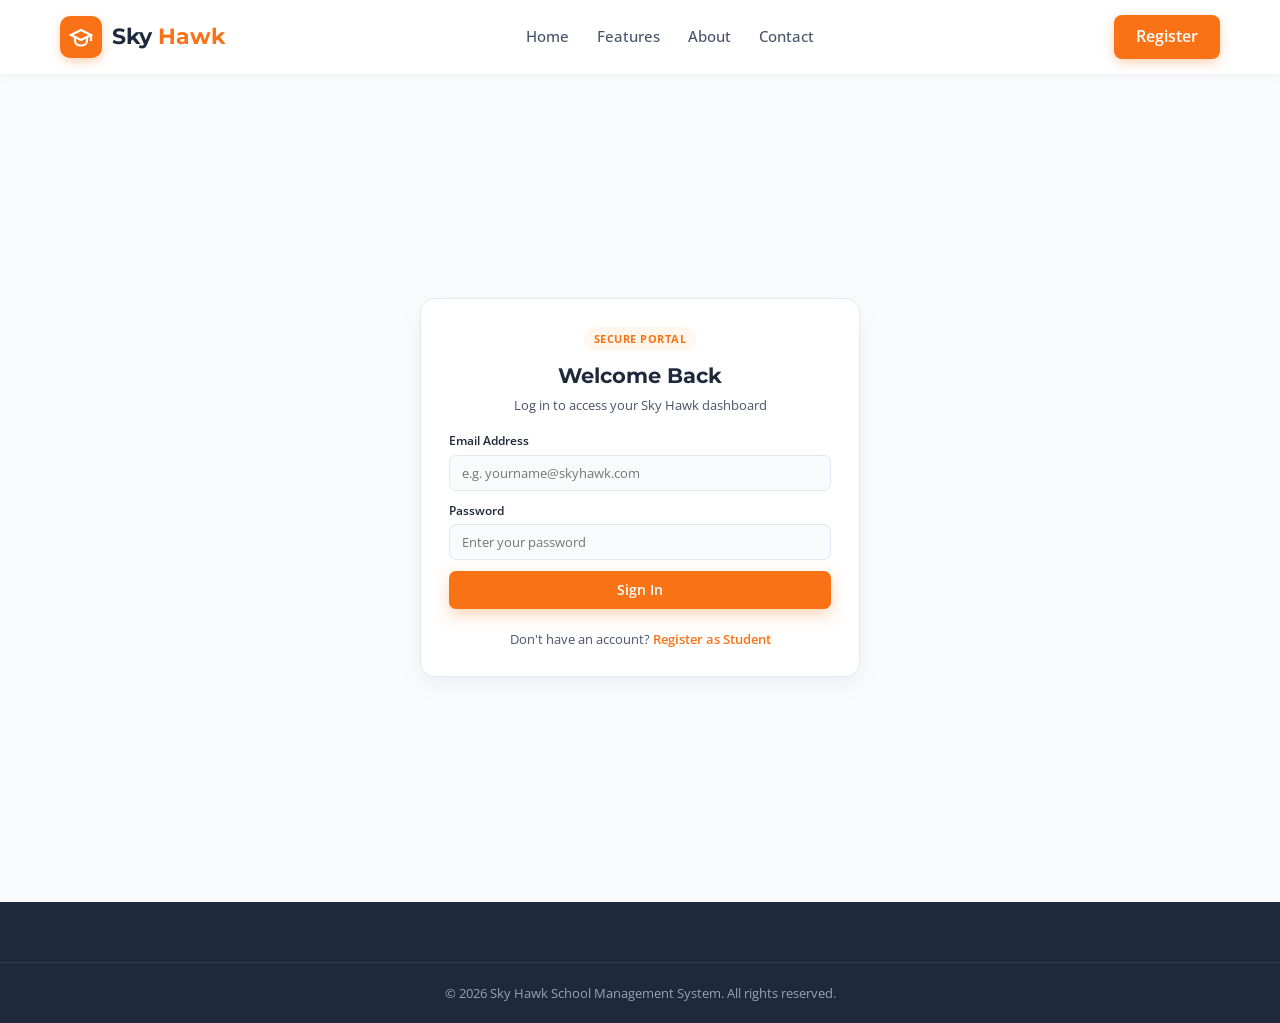
<file: school management/login.html>
<!doctype html>
<html lang="en">
  <head>
    <meta charset="UTF-8" />
    <meta name="viewport" content="width=device-width, initial-scale=1.0" />
    <title>Login - Sky Hawk School Management System</title>

    <!-- Google Fonts -->
    <link rel="preconnect" href="https://fonts.googleapis.com" />
    <link rel="preconnect" href="https://fonts.gstatic.com" crossorigin />
    <link
      href="https://fonts.googleapis.com/css2?family=Montserrat:wght@600;700;800&family=Open+Sans:wght@400;500;600;700&display=swap"
      rel="stylesheet"
    />

    <!-- CSS Stylesheets -->
    <link rel="stylesheet" href="css/style.css" />
    <link rel="stylesheet" href="css/dashboard.css" />
  </head>
  <body>
    <!-- Header / Navbar -->
    <header class="header">
      <div class="nav-container">
        <a href="index.html" class="logo">
          <div class="logo-box">
            <svg viewBox="0 0 24 24" class="cap-icon">
              <path d="M22 10L12 5L2 10L12 15L22 10Z"></path>
              <path
                d="M6 12.5V16C6 18.8 8.7 20.5 12 20.5C15.3 20.5 18 18.8 18 16V12.5"
              ></path>
              <path d="M22 10V16"></path>
            </svg>
          </div>
          <span class="logo-text">
            <span class="text-sky">Sky</span>
            <span class="text-hawk">Hawk</span>
          </span>
        </a>

        <ul class="nav-menu" id="navMenu">
          <li class="menu-close-row">
            <button class="menu-close" id="menuClose" type="button">&times;</button>
          </li>
          <li><a href="index.html" class="nav-link">Home</a></li>
          <li><a href="index.html#features" class="nav-link">Features</a></li>
          <li><a href="index.html#about" class="nav-link">About</a></li>
          <li><a href="index.html#contact" class="nav-link">Contact</a></li>
          <li class="menu-auth">
            <a href="register.html" class="btn-register">Register</a>
          </li>
        </ul>

        <div class="nav-buttons">
          <a href="register.html" class="btn-register">Register</a>
        </div>

        <div class="hamburger" id="hamburger">
          <span></span>
          <span></span>
          <span></span>
        </div>
      </div>
    </header>

    <!-- Main Content -->
    <main class="auth-wrapper">
      <div class="auth-card">
        <div class="auth-header">
          <span class="auth-badge">Secure Portal</span>
          <h1 class="auth-title">Welcome Back</h1>
          <p class="auth-subtitle">Log in to access your Sky Hawk dashboard</p>
        </div>

        <!-- Alert Notification Box -->
        <div id="alertBox" class="alert-box"></div>

        <!-- Login Form -->
        <form id="loginForm" novalidate>
          <div class="form-group">
            <label for="email">Email Address</label>
            <input
              type="email"
              id="email"
              placeholder="e.g. yourname@skyhawk.com"
              required
              autocomplete="email"
            />
          </div>

          <div class="form-group">
            <label for="password">Password</label>
            <input
              type="password"
              id="password"
              placeholder="Enter your password"
              required
              autocomplete="current-password"
            />
          </div>

          <button type="submit" id="submitBtn" class="form-btn">
            <span>Sign In</span>
          </button>
        </form>

        <div class="auth-footer">
          Don't have an account? <a href="register.html">Register as Student</a>
        </div>
      </div>
    </main>

    <!-- Footer -->
    <footer class="footer">
      <div class="footer-bottom">
        <p>&copy; 2026 Sky Hawk School Management System. All rights reserved.</p>
      </div>
    </footer>

    <!-- Scripts -->
    <script src="js/auth.js"></script>
    <script>
      // 1. If already logged in, redirect straight to their dashboard
      redirectIfLoggedIn();

      // Mobile Menu Toggle
      const hamburger = document.getElementById("hamburger");
      const navMenu = document.getElementById("navMenu");
      const menuClose = document.getElementById("menuClose");
      if (hamburger && navMenu) {
        hamburger.addEventListener("click", () => navMenu.classList.toggle("open"));
        menuClose.addEventListener("click", () => navMenu.classList.remove("open"));
      }

      // Form Handling
      const loginForm = document.getElementById('loginForm');
      const alertBox = document.getElementById('alertBox');
      const submitBtn = document.getElementById('submitBtn');

      function showAlert(type, message, errorList = null) {
        alertBox.className = `alert-box alert-${type} show`;
        let content = `<strong>${message}</strong>`;
        if (errorList && Object.keys(errorList).length > 0) {
          content += '<ul>';
          for (const key in errorList) {
            content += `<li>${errorList[key].join(', ')}</li>`;
          }
          content += '</ul>';
        }
        alertBox.innerHTML = content;
      }

      loginForm.addEventListener('submit', async (e) => {
        e.preventDefault();

        const email = document.getElementById('email').value.trim();
        const password = document.getElementById('password').value;

        // Frontend validation
        if (!email || !password) {
          showAlert('error', 'Please enter both email and password.');
          return;
        }

        // Disable button & show loading state
        submitBtn.disabled = true;
        submitBtn.innerHTML = '<span>Signing In...</span>';
        alertBox.className = 'alert-box';

        // Send API request
        const result = await apiRequest('/login', 'POST', { email, password });

        submitBtn.disabled = false;
        submitBtn.innerHTML = '<span>Sign In</span>';

        if (result.ok && result.data.status) {
          const user = result.data.data.user;
          const token = result.data.data.token;

          // Store auth data securely in localStorage
          setAuth(token, user);

          showAlert('success', result.data.message || 'Login successful! Redirecting...');

          // Redirect according to role
          setTimeout(() => {
            if (user.role === 'admin') {
              window.location.href = 'admin-dashboard.html';
            } else {
              window.location.href = 'student-dashboard.html';
            }
          }, 800);
        } else {
          const message = result.data.message || 'Login failed. Please check your credentials.';
          showAlert('error', message, result.data.errors);
        }
      });
    </script>
  </body>
</html>
</file>
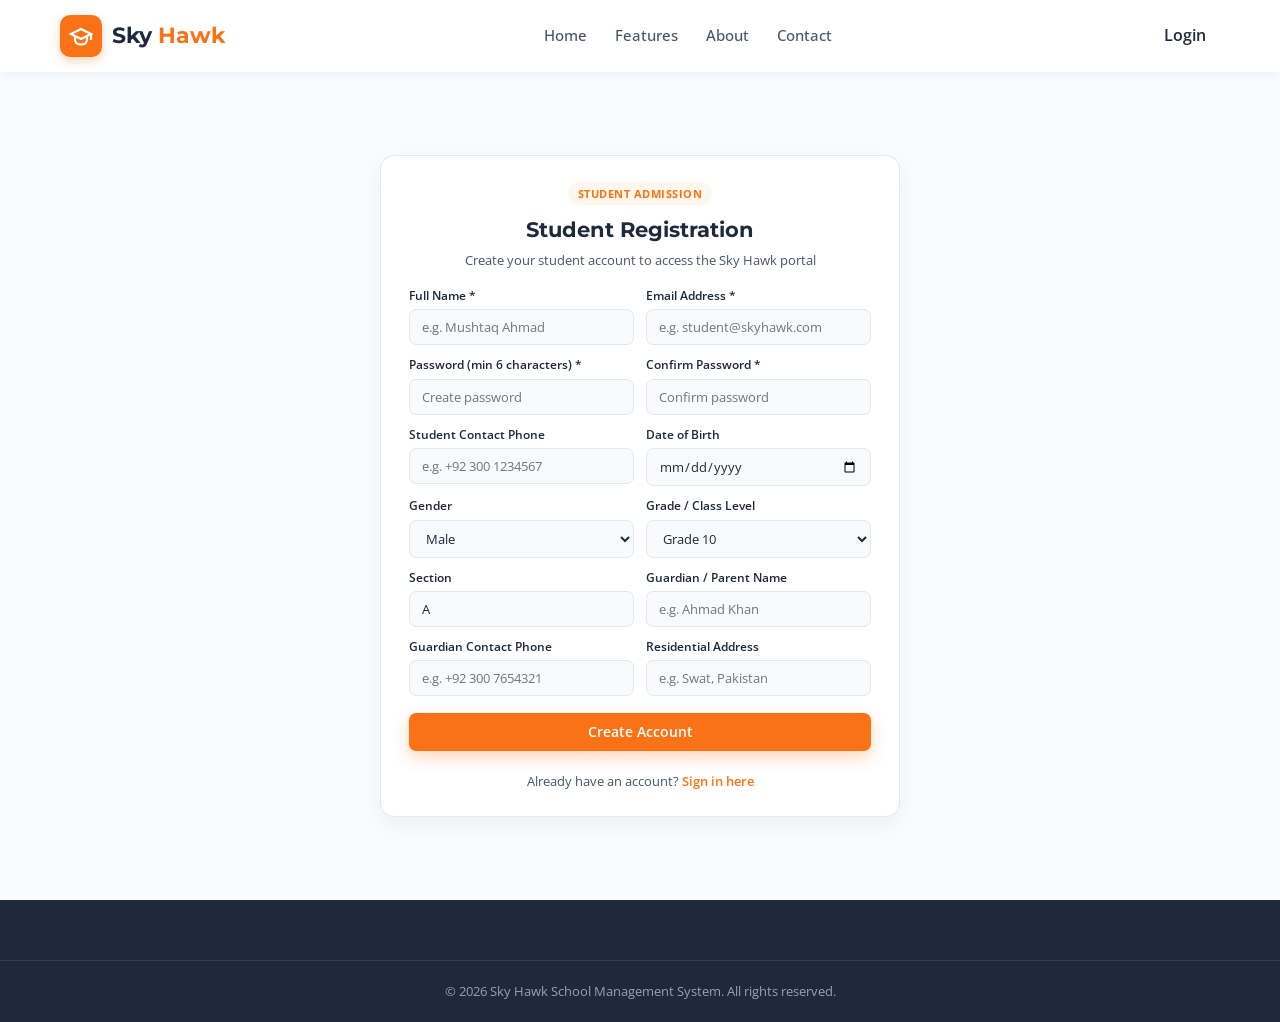
<file: school management/register.html>
<!doctype html>
<html lang="en">
  <head>
    <meta charset="UTF-8" />
    <meta name="viewport" content="width=device-width, initial-scale=1.0" />
    <title>Register - Sky Hawk School Management System</title>

    <!-- Google Fonts -->
    <link rel="preconnect" href="https://fonts.googleapis.com" />
    <link rel="preconnect" href="https://fonts.gstatic.com" crossorigin />
    <link
      href="https://fonts.googleapis.com/css2?family=Montserrat:wght@600;700;800&family=Open+Sans:wght@400;500;600;700&display=swap"
      rel="stylesheet"
    />

    <!-- CSS Stylesheets -->
    <link rel="stylesheet" href="css/style.css" />
    <link rel="stylesheet" href="css/dashboard.css" />
  </head>
  <body>
    <!-- Header / Navbar -->
    <header class="header">
      <div class="nav-container">
        <a href="index.html" class="logo">
          <div class="logo-box">
            <svg viewBox="0 0 24 24" class="cap-icon">
              <path d="M22 10L12 5L2 10L12 15L22 10Z"></path>
              <path
                d="M6 12.5V16C6 18.8 8.7 20.5 12 20.5C15.3 20.5 18 18.8 18 16V12.5"
              ></path>
              <path d="M22 10V16"></path>
            </svg>
          </div>
          <span class="logo-text">
            <span class="text-sky">Sky</span>
            <span class="text-hawk">Hawk</span>
          </span>
        </a>

        <ul class="nav-menu" id="navMenu">
          <li class="menu-close-row">
            <button class="menu-close" id="menuClose" type="button">&times;</button>
          </li>
          <li><a href="index.html" class="nav-link">Home</a></li>
          <li><a href="index.html#features" class="nav-link">Features</a></li>
          <li><a href="index.html#about" class="nav-link">About</a></li>
          <li><a href="index.html#contact" class="nav-link">Contact</a></li>
          <li class="menu-auth">
            <a href="login.html" class="btn-login">Login</a>
          </li>
        </ul>

        <div class="nav-buttons">
          <a href="login.html" class="btn-login">Login</a>
        </div>

        <div class="hamburger" id="hamburger">
          <span></span>
          <span></span>
          <span></span>
        </div>
      </div>
    </header>

    <!-- Main Content -->
    <main class="auth-wrapper">
      <div class="auth-card auth-card-wide">
        <div class="auth-header">
          <span class="auth-badge">Student Admission</span>
          <h1 class="auth-title">Student Registration</h1>
          <p class="auth-subtitle">Create your student account to access the Sky Hawk portal</p>
        </div>

        <!-- Alert Notification Box -->
        <div id="alertBox" class="alert-box"></div>

        <!-- Registration Form -->
        <form id="registerForm" novalidate>
          <!-- User Base Info -->
          <div class="form-row">
            <div class="form-group">
              <label for="name">Full Name *</label>
              <input type="text" id="name" placeholder="e.g. Mushtaq Ahmad" required />
            </div>
            <div class="form-group">
              <label for="email">Email Address *</label>
              <input type="email" id="email" placeholder="e.g. student@skyhawk.com" required />
            </div>
          </div>

          <div class="form-row">
            <div class="form-group">
              <label for="password">Password (min 6 characters) *</label>
              <input type="password" id="password" placeholder="Create password" required />
            </div>
            <div class="form-group">
              <label for="password_confirmation">Confirm Password *</label>
              <input type="password" id="password_confirmation" placeholder="Confirm password" required />
            </div>
          </div>

          <!-- Student Profile Fields (Active by default for students) -->
          <div id="studentFields">
            <div class="form-row">
              <div class="form-group">
                <label for="phone">Student Contact Phone</label>
                <input type="text" id="phone" placeholder="e.g. +92 300 1234567" />
              </div>
              <div class="form-group">
                <label for="date_of_birth">Date of Birth</label>
                <input type="date" id="date_of_birth" />
              </div>
            </div>

            <div class="form-row">
              <div class="form-group">
                <label for="gender">Gender</label>
                <select id="gender">
                  <option value="Male">Male</option>
                  <option value="Female">Female</option>
                  <option value="Other">Other</option>
                </select>
              </div>
              <div class="form-group">
                <label for="grade_level">Grade / Class Level</label>
                <select id="grade_level">
                  <option value="Grade 9">Grade 9</option>
                  <option value="Grade 10" selected>Grade 10</option>
                  <option value="Grade 11">Grade 11</option>
                  <option value="Grade 12">Grade 12</option>
                </select>
              </div>
            </div>

            <div class="form-row">
              <div class="form-group">
                <label for="section">Section</label>
                <input type="text" id="section" placeholder="e.g. A" value="A" />
              </div>
              <div class="form-group">
                <label for="parent_name">Guardian / Parent Name</label>
                <input type="text" id="parent_name" placeholder="e.g. Ahmad Khan" />
              </div>
            </div>

            <div class="form-row">
              <div class="form-group">
                <label for="parent_phone">Guardian Contact Phone</label>
                <input type="text" id="parent_phone" placeholder="e.g. +92 300 7654321" />
              </div>
              <div class="form-group">
                <label for="address">Residential Address</label>
                <input type="text" id="address" placeholder="e.g. Swat, Pakistan" />
              </div>
            </div>
          </div>

          <button type="submit" id="submitBtn" class="form-btn">
            <span>Create Account</span>
          </button>
        </form>

        <div class="auth-footer">
          Already have an account? <a href="login.html">Sign in here</a>
        </div>
      </div>
    </main>

    <!-- Footer -->
    <footer class="footer">
      <div class="footer-bottom">
        <p>&copy; 2026 Sky Hawk School Management System. All rights reserved.</p>
      </div>
    </footer>

    <!-- Scripts -->
    <script src="js/auth.js"></script>
    <script>
      redirectIfLoggedIn();

      // Mobile Menu
      const hamburger = document.getElementById("hamburger");
      const navMenu = document.getElementById("navMenu");
      const menuClose = document.getElementById("menuClose");
      if (hamburger && navMenu) {
        hamburger.addEventListener("click", () => navMenu.classList.toggle("open"));
        menuClose.addEventListener("click", () => navMenu.classList.remove("open"));
      }

      // Form Handling
      const registerForm = document.getElementById('registerForm');
      const alertBox = document.getElementById('alertBox');
      const submitBtn = document.getElementById('submitBtn');

      function showAlert(type, message, errorList = null) {
        alertBox.className = `alert-box alert-${type} show`;
        let content = `<strong>${message}</strong>`;
        if (errorList && Object.keys(errorList).length > 0) {
          content += '<ul>';
          for (const key in errorList) {
            content += `<li>${errorList[key].join(', ')}</li>`;
          }
          content += '</ul>';
        }
        alertBox.innerHTML = content;
      }

      registerForm.addEventListener('submit', async (e) => {
        e.preventDefault();

        const name = document.getElementById('name').value.trim();
        const email = document.getElementById('email').value.trim();
        const password = document.getElementById('password').value;
        const password_confirmation = document.getElementById('password_confirmation').value;

        // Frontend Validation
        if (!name || !email || !password || !password_confirmation) {
          showAlert('error', 'Please fill in all required fields marked with *.');
          return;
        }

        if (password.length < 6) {
          showAlert('error', 'Password must be at least 6 characters long.');
          return;
        }

        if (password !== password_confirmation) {
          showAlert('error', 'Passwords do not match. Please re-enter.');
          return;
        }

        const payload = {
          name,
          email,
          password,
          password_confirmation,
          role: 'student',
          phone: document.getElementById('phone').value.trim() || null,
          date_of_birth: document.getElementById('date_of_birth').value || null,
          gender: document.getElementById('gender').value,
          grade_level: document.getElementById('grade_level').value,
          section: document.getElementById('section').value.trim() || 'A',
          parent_name: document.getElementById('parent_name').value.trim() || null,
          parent_phone: document.getElementById('parent_phone').value.trim() || null,
          address: document.getElementById('address').value.trim() || null,
        };

        submitBtn.disabled = true;
        submitBtn.innerHTML = '<span>Creating Account...</span>';
        alertBox.className = 'alert-box';

        const result = await apiRequest('/register', 'POST', payload);

        submitBtn.disabled = false;
        submitBtn.innerHTML = '<span>Create Account</span>';

        if (result.ok && result.data.status) {
          const user = result.data.data.user;
          const token = result.data.data.token;

          setAuth(token, user);

          showAlert('success', result.data.message || 'Registration successful! Redirecting to student portal...');

          setTimeout(() => {
            window.location.href = 'student-dashboard.html';
          }, 900);
        } else {
          const message = result.data.message || 'Registration failed.';
          showAlert('error', message, result.data.errors);
        }
      });
    </script>
  </body>
</html>
</file>
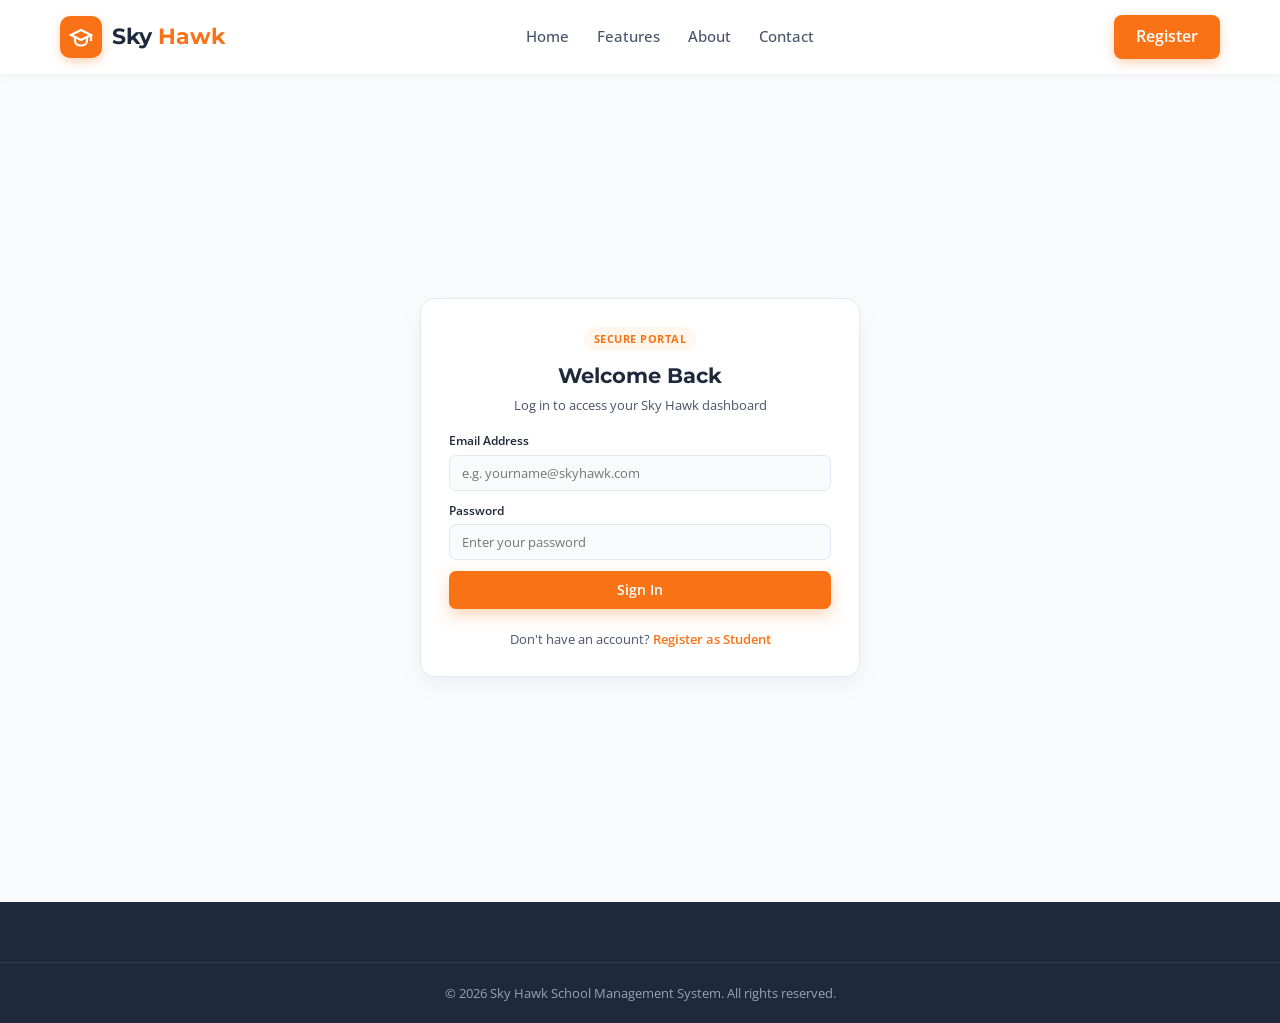
<file: school management/student-dashboard.html>
<!doctype html>
<html lang="en">
  <head>
    <meta charset="UTF-8" />
    <meta name="viewport" content="width=device-width, initial-scale=1.0" />
    <title>Student Dashboard - Sky Hawk School Management System</title>

    <!-- Google Fonts -->
    <link rel="preconnect" href="https://fonts.googleapis.com" />
    <link rel="preconnect" href="https://fonts.gstatic.com" crossorigin />
    <link
      href="https://fonts.googleapis.com/css2?family=Montserrat:wght@600;700;800&family=Open+Sans:wght@400;500;600;700&display=swap"
      rel="stylesheet"
    />

    <!-- CSS Stylesheets -->
    <link rel="stylesheet" href="css/style.css" />
    <link rel="stylesheet" href="css/dashboard.css" />
  </head>
  <body>
    <!-- Top Navigation -->
    <header class="header">
      <div class="nav-container">
        <a href="index.html" class="logo">
          <div class="logo-box">
            <svg viewBox="0 0 24 24" class="cap-icon">
              <path d="M22 10L12 5L2 10L12 15L22 10Z"></path>
              <path
                d="M6 12.5V16C6 18.8 8.7 20.5 12 20.5C15.3 20.5 18 18.8 18 16V12.5"
              ></path>
              <path d="M22 10V16"></path>
            </svg>
          </div>
          <span class="logo-text">
            <span class="text-sky">Sky</span>
            <span class="text-hawk">Hawk</span>
          </span>
        </a>

        <ul class="nav-menu" id="navMenu">
          <li class="menu-close-row">
            <button class="menu-close" id="menuClose" type="button">&times;</button>
          </li>
          <li><a href="index.html" class="nav-link">Main Site</a></li>
          <li><a href="student-dashboard.html" class="nav-link active">Student Portal</a></li>
          <li class="menu-auth">
            <button onclick="logoutUser()" class="btn-logout">Logout</button>
          </li>
        </ul>

        <div class="nav-buttons">
          <button onclick="logoutUser()" class="btn-logout">
            <svg width="16" height="16" viewBox="0 0 24 24" fill="none" stroke="currentColor" stroke-width="2">
              <path d="M9 21H5a2 2 0 0 1-2-2V5a2 2 0 0 1 2-2h4"></path>
              <polyline points="16 17 21 12 16 7"></polyline>
              <line x1="21" y1="12" x2="9" y2="12"></line>
            </svg>
            Logout
          </button>
        </div>

        <div class="hamburger" id="hamburger">
          <span></span>
          <span></span>
          <span></span>
        </div>
      </div>
    </header>

    <!-- Main Content -->
    <main class="dashboard-wrapper">
      <div class="dashboard-container">
        
        <!-- Header User Bar -->
        <div class="dash-header-bar">
          <div class="dash-user-badge">
            <div class="dash-avatar" id="studentAvatar">S</div>
            <div class="dash-user-info">
              <h2 id="studentWelcomeName">Student</h2>
              <p><span class="role-pill student-pill">Student Role</span> &bull; <span id="studentEmail">student@skyhawk.com</span></p>
            </div>
          </div>
          <div class="dash-actions">
            <button onclick="loadStudentProfile()" class="btn-table-action" style="padding: 8px 16px;">
              Refresh Profile
            </button>
          </div>
        </div>

        <!-- Alert Notification Box -->
        <div id="studentAlert" class="alert-box"></div>

        <!-- Quick Summary Cards -->
        <div class="stat-cards-grid">
          <div class="stat-card">
            <div class="stat-icon orange">
              <svg width="24" height="24" viewBox="0 0 24 24" fill="none" stroke="currentColor" stroke-width="2">
                <path d="M22 10L12 5L2 10L12 15L22 10Z"></path>
                <path d="M6 12.5V16C6 18.8 8.7 20.5 12 20.5C15.3 20.5 18 18.8 18 16V12.5"></path>
              </svg>
            </div>
            <div class="stat-content">
              <h3 id="statGradeLevel">Grade 10</h3>
              <p>Current Enrolled Class</p>
            </div>
          </div>

          <div class="stat-card">
            <div class="stat-icon blue">
              <svg width="24" height="24" viewBox="0 0 24 24" fill="none" stroke="currentColor" stroke-width="2">
                <rect x="3" y="4" width="18" height="18" rx="2" ry="2"></rect>
                <line x1="16" y1="2" x2="16" y2="6"></line>
                <line x1="8" y1="2" x2="8" y2="6"></line>
                <line x1="3" y1="10" x2="21" y2="10"></line>
              </svg>
            </div>
            <div class="stat-content">
              <h3 id="statAdmissionNo">SH-2026-001</h3>
              <p>Admission Number</p>
            </div>
          </div>

          <div class="stat-card">
            <div class="stat-icon green">
              <svg width="24" height="24" viewBox="0 0 24 24" fill="none" stroke="currentColor" stroke-width="2">
                <path d="M22 11.08V12a10 10 0 1 1-5.93-9.14"></path>
                <polyline points="22 4 12 14.01 9 11.01"></polyline>
              </svg>
            </div>
            <div class="stat-content">
              <h3>Active</h3>
              <p>Enrollment Status</p>
            </div>
          </div>

          <div class="stat-card">
            <div class="stat-icon purple">
              <svg width="24" height="24" viewBox="0 0 24 24" fill="none" stroke="currentColor" stroke-width="2">
                <path d="M12 22s8-4 8-10V5l-8-3-8 3v7c0 6 8 10 8 10z"></path>
              </svg>
            </div>
            <div class="stat-content">
              <h3>Protected</h3>
              <p>Personal Profile Access</p>
            </div>
          </div>
        </div>

        <!-- Student Profile Information Cards -->
        <div class="profile-grid">
          
          <!-- Personal Information Card -->
          <div class="panel-card">
            <div class="panel-card-header">
              <h3>Personal Information</h3>
            </div>
            <div class="panel-card-body">
              <div class="profile-detail-list">
                <div class="profile-detail-item">
                  <span class="label">Full Name:</span>
                  <span class="value" id="profileFullName">--</span>
                </div>
                <div class="profile-detail-item">
                  <span class="label">Email Address:</span>
                  <span class="value" id="profileEmail">--</span>
                </div>
                <div class="profile-detail-item">
                  <span class="label">Contact Phone:</span>
                  <span class="value" id="profilePhone">--</span>
                </div>
                <div class="profile-detail-item">
                  <span class="label">Date of Birth:</span>
                  <span class="value" id="profileDob">--</span>
                </div>
                <div class="profile-detail-item">
                  <span class="label">Gender:</span>
                  <span class="value" id="profileGender">--</span>
                </div>
                <div class="profile-detail-item">
                  <span class="label">Residential Address:</span>
                  <span class="value" id="profileAddress">--</span>
                </div>
              </div>
            </div>
          </div>

          <!-- Academic & Guardian Card -->
          <div class="panel-card">
            <div class="panel-card-header">
              <h3>Academic &amp; Guardian Details</h3>
            </div>
            <div class="panel-card-body">
              <div class="profile-detail-list">
                <div class="profile-detail-item">
                  <span class="label">Admission Number:</span>
                  <span class="value" id="profileAdmissionNo">--</span>
                </div>
                <div class="profile-detail-item">
                  <span class="label">Current Grade:</span>
                  <span class="value" id="profileGrade">--</span>
                </div>
                <div class="profile-detail-item">
                  <span class="label">Section:</span>
                  <span class="value" id="profileSection">--</span>
                </div>
                <div class="profile-detail-item">
                  <span class="label">Enrollment Status:</span>
                  <span class="value"><span class="badge-status active">ACTIVE</span></span>
                </div>
                <div class="profile-detail-item">
                  <span class="label">Guardian / Parent Name:</span>
                  <span class="value" id="profileParentName">--</span>
                </div>
                <div class="profile-detail-item">
                  <span class="label">Guardian Contact:</span>
                  <span class="value" id="profileParentPhone">--</span>
                </div>
              </div>
            </div>
          </div>

        </div>

      </div>
    </main>

    <!-- Footer -->
    <footer class="footer">
      <div class="footer-bottom">
        <p>&copy; 2026 Sky Hawk School Management System. All rights reserved.</p>
      </div>
    </footer>

    <!-- Scripts -->
    <script src="js/auth.js"></script>
    <script>
      // 1. Role-based protection: only 'student' can view this page
      if (!protectPage('student')) {
        // Redirect handled in protectPage
      }

      // Mobile Menu
      const hamburger = document.getElementById("hamburger");
      const navMenu = document.getElementById("navMenu");
      const menuClose = document.getElementById("menuClose");
      if (hamburger && navMenu) {
        hamburger.addEventListener("click", () => navMenu.classList.toggle("open"));
        menuClose.addEventListener("click", () => navMenu.classList.remove("open"));
      }

      // 2. Load authenticated student's profile from Laravel API
      async function loadStudentProfile() {
        const alertBox = document.getElementById('studentAlert');
        alertBox.className = 'alert-box';

        // Call the Student Profile API
        const result = await apiRequest('/student/profile', 'GET');

        if (result.ok && result.data.status) {
          const student = result.data.data.student;
          const user = student.user || getUser();

          // Header Bar
          document.getElementById('studentWelcomeName').textContent = user.name || 'Student';
          document.getElementById('studentEmail').textContent = user.email || '';
          document.getElementById('studentAvatar').textContent = (user.name || 'S')[0].toUpperCase();

          // Stat Cards
          document.getElementById('statGradeLevel').textContent = student.grade_level || 'Grade 10';
          document.getElementById('statAdmissionNo').textContent = student.admission_number || 'SH-' + student.id;

          // Personal Info
          document.getElementById('profileFullName').textContent = user.name || 'N/A';
          document.getElementById('profileEmail').textContent = user.email || 'N/A';
          document.getElementById('profilePhone').textContent = student.phone || 'Not provided';
          document.getElementById('profileDob').textContent = student.date_of_birth ? student.date_of_birth.substring(0, 10) : 'Not provided';
          document.getElementById('profileGender').textContent = student.gender || 'Not specified';
          document.getElementById('profileAddress').textContent = student.address || 'Not provided';

          // Academic Info
          document.getElementById('profileAdmissionNo').textContent = student.admission_number || 'SH-' + student.id;
          document.getElementById('profileGrade').textContent = student.grade_level || 'Grade 10';
          document.getElementById('profileSection').textContent = student.section || 'A';
          document.getElementById('profileParentName').textContent = student.parent_name || 'Not provided';
          document.getElementById('profileParentPhone').textContent = student.parent_phone || 'Not provided';
        } else {
          // If profile not yet created or error, fallback to user profile
          const user = getUser();
          if (user) {
            document.getElementById('studentWelcomeName').textContent = user.name || 'Student';
            document.getElementById('studentEmail').textContent = user.email || '';
            document.getElementById('profileFullName').textContent = user.name || 'N/A';
            document.getElementById('profileEmail').textContent = user.email || 'N/A';
          }
          alertBox.className = 'alert-box alert-error show';
          alertBox.innerHTML = `<strong>${result.data.message || 'Unable to retrieve student profile from backend.'}</strong>`;
        }
      }

      // Initial load
      loadStudentProfile();
    </script>
  </body>
</html>
</file>
<file: school management/css/style.css>
/* ==========================================================================
   Sky Hawk - School Management System Stylesheet
   Simple, clean, and beginner-friendly CSS
   ========================================================================== */

/* --- 1. CSS VARIABLES (COLORS & FONTS) --- */
:root {
  --primary-color: #f97316; /* Main Orange Color */
  --primary-hover: #ea580c; /* Darker Orange on Hover */
  --dark-color: #1e293b; /* Dark Slate for headings & text */
  --text-gray: #475569; /* Body paragraph gray */
  --light-bg: #fff7ed; /* Light peach/orange background */
  --white: #ffffff; /* Pure White */
  --border-color: #e2e8f0; /* Light border gray */
  --font-family: "Open Sans", sans-serif; /* body text */
  --font-heading: "Montserrat", sans-serif; /* headings */
}

/* --- 2. GLOBAL RESET & BASE STYLES --- */
* {
  margin: 0;
  padding: 0;
  box-sizing: border-box;
}

html {
  scroll-behavior: smooth;
}

body {
  font-family: var(--font-family);
  color: var(--text-gray);
  background-color: var(--white);
  line-height: 1.6;
}

h1,
h2,
h3,
h4,
.logo-text {
  font-family: var(--font-heading);
}

a {
  text-decoration: none;
  color: inherit;
  transition: 0.3s;
}

ul {
  list-style: none;
}

/* --- 3. NAVBAR STYLES --- */
.header {
  position: sticky;
  top: 0;
  background-color: var(--white);
  box-shadow: 0 2px 10px rgba(0, 0, 0, 0.05);
  z-index: 100;
}

.nav-container {
  max-width: 1200px;
  margin: 0 auto;
  padding: 15px 20px;
  display: flex;
  justify-content: space-between;
  align-items: center;
}

/* Logo */
.logo {
  display: flex;
  align-items: center;
  gap: 10px;
}

.logo-box {
  width: 42px;
  height: 42px;
  background-color: var(--primary-color);
  border-radius: 10px;
  display: flex;
  justify-content: center;
  align-items: center;
  box-shadow: 0 4px 10px rgba(249, 115, 22, 0.3);
}

.cap-icon {
  width: 24px;
  height: 24px;
  stroke: var(--white);
  fill: none;
  stroke-width: 2.2;
}

.logo-text {
  font-size: 22px;
  font-weight: 700;
}

.text-sky {
  color: var(--dark-color);
}

.text-hawk {
  color: var(--primary-color);
}

/* Nav Menu Links */
.nav-menu {
  display: flex;
  align-items: center;
  gap: 28px;
}

.nav-link {
  font-size: 15px;
  font-weight: 500;
  color: var(--text-gray);
}

.nav-link:hover,
.nav-link.active {
  color: var(--primary-color);
  font-weight: 600;
}

/* Auth Buttons */
.nav-buttons {
  display: flex;
  align-items: center;
  gap: 15px;
}

.btn-login {
  font-weight: 600;
  color: var(--dark-color);
  padding: 8px 14px;
}

.btn-login:hover {
  color: var(--primary-color);
}

.btn-register {
  background-color: var(--primary-color);
  color: var(--white);
  padding: 9px 22px;
  border-radius: 8px;
  font-weight: 600;
  box-shadow: 0 4px 12px rgba(249, 115, 22, 0.3);
}

.btn-register:hover {
  background-color: var(--primary-hover);
}

/* Mobile Hamburger Menu */
.hamburger {
  display: none;
  flex-direction: column;
  gap: 5px;
  cursor: pointer;
}

.hamburger span {
  width: 25px;
  height: 3px;
  background-color: var(--dark-color);
  border-radius: 2px;
  transition: 0.3s;
}

/* Close (X) and auth buttons inside dropdown — desktop hidden */
.menu-close-row,
.menu-auth {
  display: none;
}

/* --- 4. HERO SECTION STYLES --- */
.hero {
  padding: 60px 20px 80px;
  background: radial-gradient(
    circle at 90% 10%,
    rgba(249, 115, 22, 0.08),
    transparent 45%
  );
}

.hero-container {
  max-width: 1200px;
  margin: 0 auto;
  display: flex;
  align-items: center;
  justify-content: space-between;
  gap: 50px;
}

/* Hero Content (Left) */
.hero-content {
  flex: 1;
}

.hero-badge {
  display: inline-flex;
  align-items: center;
  gap: 8px;
  background-color: var(--light-bg);
  border: 1px solid #fed7aa;
  color: #ea580c;
  padding: 6px 14px;
  border-radius: 20px;
  font-size: 13px;
  font-weight: 600;
  margin-bottom: 20px;
}

.dot {
  width: 7px;
  height: 7px;
  background-color: var(--primary-color);
  border-radius: 50%;
}

.hero-title {
  font-size: 48px;
  font-weight: 800;
  color: var(--dark-color);
  line-height: 1.2;
  margin-bottom: 18px;
}

.highlight {
  color: var(--primary-color);
}

.hero-desc {
  font-size: 16px;
  color: var(--text-gray);
  line-height: 1.7;
  max-width: 500px;
  margin-bottom: 30px;
}

/* Hero Buttons */
.hero-btns {
  display: flex;
  gap: 15px;
  margin-bottom: 35px;
}

.btn-primary {
  background-color: var(--primary-color);
  color: var(--white);
  padding: 12px 26px;
  border-radius: 8px;
  font-weight: 600;
  box-shadow: 0 6px 18px rgba(249, 115, 22, 0.35);
}

.btn-primary:hover {
  background-color: var(--primary-hover);
}

.btn-secondary {
  background-color: var(--white);
  color: var(--dark-color);
  border: 1.5px solid var(--border-color);
  padding: 12px 24px;
  border-radius: 8px;
  font-weight: 600;
}

.btn-secondary:hover {
  background-color: #f8fafc;
}

/* Hero Checklist */
.hero-checks {
  display: flex;
  gap: 20px;
  flex-wrap: wrap;
}

.check-item {
  display: flex;
  align-items: center;
  gap: 6px;
  font-size: 14px;
  font-weight: 500;
  color: var(--dark-color);
}

.check-icon {
  color: #10b981;
  font-weight: bold;
}

/* Hero Visual (Right) */
.hero-visual {
  flex: 1;
  display: flex;
  justify-content: center;
}

.image-wrapper {
  position: relative;
  max-width: 560px;
  width: 100%;
}

.students-img {
  width: 100%;
  height: auto;
  border-radius: 20px;
  display: block;
  box-shadow: 0 15px 35px rgba(0, 0, 0, 0.1);
}

/* Floating Metric Cards */
.card {
  position: absolute;
  background-color: var(--white);
  padding: 8px 12px;
  border-radius: 12px;
  display: flex;
  align-items: center;
  gap: 8px;
  box-shadow: 0 8px 18px rgba(0, 0, 0, 0.12);
  border: 1px solid rgba(226, 232, 240, 0.8);
}

.card-top {
  top: 5px;
  left: 16px;
}

.card-bottom {
  bottom: 5px;
  right: 16px;
}

.card-icon {
  width: 32px;
  height: 32px;
  border-radius: 8px;
  display: flex;
  justify-content: center;
  align-items: center;
}

.orange-icon {
  background-color: var(--light-bg);
  color: #ea580c;
}

.green-icon {
  background-color: #ecfdf5;
  color: #10b981;
}

.card-text h3 {
  font-size: 15px;
  font-weight: 700;
  color: var(--dark-color);
  line-height: 1.2;
}

.card-text p {
  font-size: 11px;
  color: var(--text-gray);
}

/* --- 5. FEATURES / CORE CAPABILITIES --- */
.features {
  background-color: #fffaf5; /* very light warm tint */
  padding: 80px 20px 90px;
}

.features-container {
  max-width: 1100px;
  margin: 0 auto;
  text-align: center;
}

.features-label {
  color: var(--primary-color);
  font-size: 13px;
  font-weight: 600;
  letter-spacing: 1.5px;
  margin-bottom: 12px;
}

.features-title {
  font-size: 36px;
  font-weight: 700;
  color: var(--dark-color);
  line-height: 1.3;
  margin-bottom: 12px;
}

.features-desc {
  font-size: 16px;
  color: var(--text-gray);
  max-width: 620px;
  margin: 0 auto 50px;
}

.features-grid {
  display: grid;
  grid-template-columns: repeat(3, 1fr);
  gap: 24px;
  text-align: left;
}

.features-card {
  background-color: var(--white);
  border: 1px solid #eef2f7;
  border-radius: 16px;
  padding: 28px 24px;
  box-shadow: 0 4px 16px rgba(15, 23, 42, 0.04);
  transition: 0.3s;
}

.features-card:hover {
  border-color: var(--primary-color);
}

.features-icon {
  width: 46px;
  height: 46px;
  border-radius: 12px;
  background-color: var(--light-bg);
  color: var(--primary-color);
  display: flex;
  align-items: center;
  justify-content: center;
  margin-bottom: 18px;
  transition: 0.3s;
}

.features-card:hover .features-icon {
  background-color: var(--primary-color);
  color: var(--white);
}

.features-card h3 {
  font-size: 18px;
  font-weight: 600;
  color: var(--dark-color);
  margin-bottom: 10px;
}

.features-card p {
  font-size: 14px;
  line-height: 1.7;
  color: var(--text-gray);
  margin-bottom: 16px;
}

.features-card a {
  font-size: 14px;
  font-weight: 600;
  color: var(--primary-color);
}

.features-card a:hover {
  color: var(--primary-hover);
}

/* --- 5B. ABOUT SECTION --- */
.about {
  background-color: var(--white);
  padding: 90px 20px;
}

.about-container {
  max-width: 1100px;
  margin: 0 auto;
  display: grid;
  grid-template-columns: 1fr 1fr;
  align-items: center;
  gap: 50px;
}

/* Left: image + award card */
.about-image {
  position: relative;
}

.about-image img {
  width: 100%;
  height: 360px;
  object-fit: cover;
  display: block;
  border-radius: 16px;
  box-shadow: 0 15px 35px rgba(0, 0, 0, 0.12);
}

.about-award {
  position: absolute;
  left: 16px;
  bottom: 16px;
  background-color: var(--dark-color);
  padding: 12px 18px;
  border-radius: 10px;
  display: flex;
  align-items: center;
  gap: 12px;
  box-shadow: 0 8px 20px rgba(0, 0, 0, 0.25);
}

.about-award-icon {
  width: 34px;
  height: 34px;
  border-radius: 8px;
  background-color: var(--primary-color);
  color: var(--white);
  display: flex;
  align-items: center;
  justify-content: center;
}

.about-award-text h4 {
  font-size: 13px;
  font-weight: 600;
  color: var(--white);
  line-height: 1.3;
}

.about-award-text p {
  font-size: 11px;
  color: #94a3b8;
}

/* Right: content */
.about-badge {
  display: inline-block;
  background-color: var(--light-bg);
  color: var(--primary-hover);
  font-size: 12px;
  font-weight: 600;
  letter-spacing: 1px;
  padding: 6px 14px;
  border-radius: 20px;
  margin-bottom: 16px;
}

.about-title {
  font-size: 34px;
  font-weight: 700;
  color: var(--dark-color);
  line-height: 1.25;
  margin-bottom: 16px;
}

.about-desc {
  font-size: 15px;
  line-height: 1.8;
  color: var(--text-gray);
  margin-bottom: 24px;
}

/* Stats row */
.about-stats {
  display: flex;
  gap: 40px;
  padding: 22px 0;
  margin-bottom: 26px;
  border-top: 1px solid var(--border-color);
  border-bottom: 1px solid var(--border-color);
}

.stat-item h3 {
  font-size: 28px;
  font-weight: 700;
  color: var(--primary-color);
  line-height: 1.2;
}

.stat-item strong {
  display: block;
  font-size: 13px;
  font-weight: 600;
  color: var(--dark-color);
}

.stat-item span {
  font-size: 12px;
  color: var(--text-gray);
}

.about .btn-primary {
  display: inline-block;
}

/* --- 5C. SERVICES SECTION --- */
.services {
  background-color: #f1f5f9; /* light cool gray (different from features) */
  padding: 80px 20px 90px;
}

.services-container {
  max-width: 1100px;
  margin: 0 auto;
  text-align: center;
}

.services-badge {
  display: inline-block;
  background-color: var(--light-bg);
  color: var(--primary-hover);
  font-size: 12px;
  font-weight: 600;
  letter-spacing: 1px;
  padding: 6px 14px;
  border-radius: 20px;
  margin-bottom: 16px;
}

.services-title {
  font-size: 36px;
  font-weight: 700;
  color: var(--dark-color);
  line-height: 1.3;
  max-width: 560px;
  margin: 0 auto 12px;
}

.services-desc {
  font-size: 16px;
  color: var(--text-gray);
  max-width: 520px;
  margin: 0 auto 50px;
}

.services-grid {
  display: grid;
  grid-template-columns: repeat(3, 1fr);
  gap: 24px;
  text-align: left;
}

.service-card {
  background-color: var(--white);
  border: 1px solid var(--border-color);
  border-radius: 16px;
  padding: 24px;
  box-shadow: 0 4px 16px rgba(15, 23, 42, 0.05);
  transition: 0.3s;
}

.service-card:hover {
  border-color: var(--primary-color);
  transform: translateY(-4px);
}

.service-head {
  display: flex;
  align-items: center;
  gap: 12px;
  margin-bottom: 14px;
}

.service-icon {
  width: 42px;
  height: 42px;
  flex-shrink: 0;
  border-radius: 10px;
  background-color: var(--light-bg);
  color: var(--primary-color);
  display: flex;
  align-items: center;
  justify-content: center;
}

.service-head h3 {
  font-size: 17px;
  font-weight: 600;
  color: var(--dark-color);
  line-height: 1.3;
}

.service-card p {
  font-size: 14px;
  line-height: 1.7;
  color: var(--text-gray);
  margin-bottom: 16px;
}

.service-list li {
  position: relative;
  padding-left: 22px;
  font-size: 13px;
  color: var(--dark-color);
  margin-bottom: 8px;
}

.service-list li::before {
  content: "\2713";
  position: absolute;
  left: 0;
  color: var(--primary-color);
  font-weight: bold;
}

/* --- 6. RESPONSIVE DESIGN (MOBILE & TABLET) --- */
@media (max-width: 868px) {
  /* Show Hamburger Icon */
  .hamburger {
    display: flex;
  }

  /* Slide-down Mobile Menu */
  .nav-menu {
    position: absolute;
    top: 70px;
    left: 0;
    width: 100%;
    background-color: var(--white);
    flex-direction: column;
    padding: 20px;
    gap: 15px;
    box-shadow: 0 10px 20px rgba(0, 0, 0, 0.08);
    display: none; /* Hidden by default */
  }

  /* When active class is added by JavaScript */
  .nav-menu.open {
    display: flex;
  }

  /* Hide header buttons on tablet/mobile — they show inside the dropdown */
  .nav-buttons {
    display: none;
  }

  .menu-close-row {
    display: flex;
    width: 100%;
    justify-content: flex-end;
  }

  .menu-close {
    background: none;
    border: none;
    font-size: 32px;
    line-height: 1;
    color: var(--dark-color);
    cursor: pointer;
    padding: 0 4px;
  }

  .menu-auth {
    display: flex;
    flex-direction: column;
    align-items: center;
    gap: 12px;
    width: 100%;
    padding-top: 8px;
    border-top: 1px solid var(--border-color);
  }

  .menu-auth .btn-register {
    display: inline-block;
  }

  /* Stack Hero into 1 Column */
  .hero-container {
    flex-direction: column;
    text-align: center;
    gap: 40px;
  }

  .hero-desc {
    margin: 0 auto 30px;
  }

  .hero-btns {
    justify-content: center;
  }

  .hero-checks {
    justify-content: center;
  }

  .card-top {
    top: 12px;
    left: 12px;
  }

  .card-bottom {
    bottom: 12px;
    right: 12px;
  }

  .about-container {
    grid-template-columns: 1fr;
    gap: 40px;
  }

  .about-title {
    font-size: 28px;
  }
}

@media (max-width: 480px) {
  .hero-title {
    font-size: 34px;
  }

  .hero-btns {
    flex-direction: column;
  }

  .hero-checks {
    flex-direction: column;
    align-items: center;
  }

  .about-image img {
    height: 260px;
  }

  .about-stats {
    gap: 24px;
    flex-wrap: wrap;
  }
}

/* --- 7. EXTRA RESPONSIVE RULES (FEATURES & SERVICES) --- */
/* Laptop / tablet: 2 cards per row */
@media (max-width: 992px) {
  .features-grid,
  .services-grid {
    grid-template-columns: repeat(2, 1fr);
  }

  .features-title,
  .services-title {
    font-size: 30px;
  }
}

/* Phone: 1 card per row */
@media (max-width: 600px) {
  .features,
  .services,
  .about {
    padding: 60px 16px;
  }

  .features-grid,
  .services-grid {
    grid-template-columns: 1fr;
  }

  .features-title,
  .services-title {
    font-size: 24px;
  }

  .features-desc,
  .services-desc {
    font-size: 14px;
    margin-bottom: 35px;
  }
}

/* --- 8. TESTIMONIALS SECTION --- */
.testimonials {
  background-color: var(--white);
  padding: 80px 20px 90px;
}

.testimonials-container {
  max-width: 700px;
  margin: 0 auto;
  text-align: center;
}

.testimonials-badge {
  display: inline-block;
  background-color: var(--light-bg);
  color: var(--primary-hover);
  font-size: 12px;
  font-weight: 600;
  letter-spacing: 1px;
  padding: 6px 14px;
  border-radius: 20px;
  margin-bottom: 16px;
}

.testimonials-title {
  font-size: 36px;
  font-weight: 700;
  color: var(--dark-color);
  line-height: 1.3;
  margin-bottom: 12px;
}

.testimonials-desc {
  font-size: 16px;
  color: var(--text-gray);
  max-width: 520px;
  margin: 0 auto 40px;
}

/* Slides: hide all, show only the active one */
.testimonial-card {
  display: none;
  background-color: #f8fafc;
  border: 1px solid var(--border-color);
  border-radius: 16px;
  padding: 30px 32px;
  text-align: left;
  box-shadow: 0 6px 20px rgba(15, 23, 42, 0.06);
}

.testimonial-card.active {
  display: block;
}

.quote-mark {
  font-size: 70px;
  line-height: 0.8;
  height: 36px;
  color: #fed7aa;
  font-family: Georgia, serif;
  margin-bottom: 14px;
}

.testimonial-text {
  font-size: 16px;
  font-style: italic;
  line-height: 1.8;
  color: var(--dark-color);
  margin-bottom: 24px;
}

.testimonial-footer {
  display: flex;
  justify-content: space-between;
  align-items: center;
  flex-wrap: wrap;
  gap: 12px;
  padding-top: 20px;
  border-top: 1px solid var(--border-color);
}

.testimonial-author {
  display: flex;
  align-items: center;
  gap: 12px;
}

.author-avatar {
  width: 46px;
  height: 46px;
  flex-shrink: 0;
  border-radius: 50%;
  background-color: var(--light-bg);
  border: 2px solid var(--primary-color);
  color: var(--primary-hover);
  font-size: 14px;
  font-weight: 600;
  display: flex;
  align-items: center;
  justify-content: center;
}

.testimonial-author h4 {
  font-size: 15px;
  font-weight: 600;
  color: var(--dark-color);
}

.testimonial-author p {
  font-size: 12px;
  color: var(--text-gray);
}

.stars {
  color: #f59e0b;
  font-size: 16px;
  letter-spacing: 2px;
}

/* Arrows + dots */
.slider-controls {
  display: flex;
  justify-content: center;
  align-items: center;
  gap: 14px;
  margin-top: 26px;
}

.slider-btn {
  width: 44px;
  height: 44px;
  display: flex;
  align-items: center;
  justify-content: center;
  border-radius: 50%;
  border: 1px solid var(--border-color);
  background-color: var(--white);
  color: var(--dark-color);
  box-shadow: 0 2px 8px rgba(15, 23, 42, 0.08);
  cursor: pointer;
  transition: 0.3s;
}

.slider-btn:hover {
  background-color: var(--primary-color);
  border-color: var(--primary-color);
  color: var(--white);
}

.slider-dots {
  display: flex;
  align-items: center;
  gap: 8px;
}

.dot-btn {
  width: 8px;
  height: 8px;
  border: none;
  border-radius: 4px;
  background-color: #cbd5e1;
  cursor: pointer;
  transition: 0.3s;
}

.dot-btn.active {
  width: 24px;
  background-color: var(--primary-color);
}

/* Testimonials on tablet / phone */
@media (max-width: 600px) {
  .testimonials {
    padding: 60px 16px;
  }

  .testimonials-title {
    font-size: 24px;
  }

  .testimonials-desc {
    font-size: 14px;
    margin-bottom: 30px;
  }

  .testimonial-card {
    padding: 24px 20px;
  }

  .testimonial-text {
    font-size: 14px;
  }
}

/* --- 9. CONTACT SECTION --- */
.contact {
  background-color: #f8fafc;
  padding: 80px 20px 90px;
}

.contact-container {
  max-width: 1000px;
  margin: 0 auto;
  text-align: center;
}

.contact-badge {
  display: inline-block;
  background-color: var(--light-bg);
  color: var(--primary-hover);
  font-size: 12px;
  font-weight: 600;
  letter-spacing: 1px;
  padding: 6px 14px;
  border-radius: 20px;
  margin-bottom: 16px;
}

.contact-title {
  font-size: 36px;
  font-weight: 700;
  color: var(--dark-color);
  line-height: 1.3;
  margin-bottom: 12px;
}

.contact-desc {
  font-size: 16px;
  color: var(--text-gray);
  max-width: 520px;
  margin: 0 auto 45px;
}

.contact-grid {
  display: grid;
  grid-template-columns: 1fr 1.2fr;
  gap: 30px;
  text-align: left;
}

/* Left dark card */
.contact-info {
  background-color: var(--dark-color);
  border-radius: 16px;
  padding: 30px 28px;
  color: var(--white);
}

.contact-info h3 {
  font-size: 22px;
  font-weight: 600;
  margin-bottom: 10px;
}

.contact-info-text {
  font-size: 13px;
  color: #94a3b8;
  margin-bottom: 24px;
}

.info-item {
  display: flex;
  align-items: flex-start;
  gap: 14px;
  margin-bottom: 20px;
}

.info-icon {
  width: 40px;
  height: 40px;
  flex-shrink: 0;
  border-radius: 10px;
  background-color: rgba(249, 115, 22, 0.15);
  color: var(--primary-color);
  display: flex;
  align-items: center;
  justify-content: center;
}

.info-item span {
  font-size: 10px;
  font-weight: 600;
  letter-spacing: 1px;
  color: #94a3b8;
}

.info-item p {
  font-size: 14px;
  font-weight: 600;
  line-height: 1.5;
}

.support-box {
  background-color: rgba(255, 255, 255, 0.06);
  border: 1px solid rgba(255, 255, 255, 0.12);
  border-radius: 10px;
  padding: 14px 16px;
  font-size: 12px;
  line-height: 1.7;
  color: #cbd5e1;
  margin-top: 8px;
}

.support-box strong {
  color: var(--white);
}

/* Right form card */
.contact-form {
  background-color: var(--white);
  border: 1px solid var(--border-color);
  border-radius: 16px;
  padding: 30px 28px;
  box-shadow: 0 6px 20px rgba(15, 23, 42, 0.05);
}

.form-row {
  display: grid;
  grid-template-columns: 1fr 1fr;
  gap: 16px;
}

.form-group {
  margin-bottom: 18px;
}

.form-group label {
  display: block;
  font-size: 12px;
  font-weight: 600;
  color: var(--dark-color);
  margin-bottom: 6px;
}

.form-group input,
.form-group textarea {
  width: 100%;
  padding: 11px 14px;
  font-family: var(--font-family);
  font-size: 13px;
  color: var(--dark-color);
  background-color: #f8fafc;
  border: 1px solid var(--border-color);
  border-radius: 8px;
  outline: none;
  transition: 0.3s;
}

.form-group textarea {
  resize: vertical;
}

.form-group input:focus,
.form-group textarea:focus {
  border-color: var(--primary-color);
  background-color: var(--white);
}

.form-btn {
  width: 100%;
  display: flex;
  align-items: center;
  justify-content: center;
  gap: 8px;
  padding: 13px;
  font-family: var(--font-family);
  font-size: 14px;
  font-weight: 600;
  color: var(--white);
  background-color: var(--primary-color);
  border: none;
  border-radius: 8px;
  box-shadow: 0 6px 16px rgba(249, 115, 22, 0.3);
  cursor: pointer;
  transition: 0.3s;
}

.form-btn:hover {
  background-color: var(--primary-hover);
}

/* Success message (hidden until a form is submitted) */
.form-msg {
  display: none;
  margin-top: 12px;
  font-size: 13px;
  font-weight: 500;
  color: #10b981;
}

.form-msg.show {
  display: block;
}

/* --- 10. FOOTER --- */
.footer {
  background-color: var(--dark-color);
  color: #94a3b8;
  padding-top: 60px;
}

.footer-container {
  max-width: 1100px;
  margin: 0 auto;
  padding: 0 20px 40px;
  display: grid;
  grid-template-columns: 1.5fr 1fr 1fr 1.3fr;
  gap: 40px;
}

.footer-logo .text-sky {
  color: var(--white);
}

.footer-brand p {
  font-size: 13px;
  line-height: 1.8;
  margin: 16px 0 20px;
}

.social-links {
  display: flex;
  gap: 10px;
}

.social-links a {
  width: 34px;
  height: 34px;
  border-radius: 8px;
  background-color: rgba(255, 255, 255, 0.08);
  color: #cbd5e1;
  display: flex;
  align-items: center;
  justify-content: center;
}

.social-links a:hover {
  background-color: var(--primary-color);
  color: var(--white);
}

.footer-col h4 {
  font-size: 15px;
  font-weight: 600;
  color: var(--white);
  margin-bottom: 18px;
}

.footer-col li {
  margin-bottom: 12px;
}

.footer-col li a {
  font-size: 13px;
}

.footer-col li a:hover {
  color: var(--primary-color);
}

.footer-news-text {
  font-size: 13px;
  line-height: 1.7;
  margin-bottom: 16px;
}

.newsletter {
  display: flex;
  flex-wrap: wrap;
  gap: 8px;
}

.newsletter input {
  flex: 1;
  min-width: 0;
  padding: 10px 12px;
  font-family: var(--font-family);
  font-size: 13px;
  color: var(--white);
  background-color: rgba(255, 255, 255, 0.08);
  border: 1px solid rgba(255, 255, 255, 0.12);
  border-radius: 8px;
  outline: none;
}

.newsletter input:focus {
  border-color: var(--primary-color);
}

.newsletter button {
  padding: 10px 18px;
  font-family: var(--font-family);
  font-size: 13px;
  font-weight: 600;
  color: var(--white);
  background-color: var(--primary-color);
  border: none;
  border-radius: 8px;
  cursor: pointer;
  transition: 0.3s;
}

.newsletter button:hover {
  background-color: var(--primary-hover);
}

.newsletter .form-msg {
  width: 100%;
  margin-top: 4px;
}

.footer-bottom {
  border-top: 1px solid rgba(255, 255, 255, 0.1);
  padding: 20px;
  text-align: center;
  font-size: 13px;
}

/* Contact & footer on tablet */
@media (max-width: 868px) {
  .contact-grid {
    grid-template-columns: 1fr;
  }

  .footer-container {
    grid-template-columns: 1fr 1fr;
  }
}

/* Contact & footer on phone */
@media (max-width: 600px) {
  .contact {
    padding: 60px 16px;
  }

  .contact-title {
    font-size: 24px;
  }

  .contact-desc {
    font-size: 14px;
    margin-bottom: 30px;
  }

  .contact-info,
  .contact-form {
    padding: 24px 20px;
  }

  .form-row {
    grid-template-columns: 1fr;
    gap: 0;
  }

  .footer-container {
    grid-template-columns: 1fr;
    gap: 30px;
  }
}
</file>
<file: school management/css/dashboard.css>
/* ==========================================================================
   Sky Hawk - Authentication & Dashboard Stylesheet
   Built with Sky Hawk design variables & typography
   ========================================================================== */

/* --- AUTH PAGES (LOGIN & REGISTER) --- */
.auth-wrapper {
  min-height: calc(100vh - 72px);
  display: flex;
  align-items: center;
  justify-content: center;
  padding: 24px 16px;
  background-color: #fafbfd;
}

.auth-card {
  width: 100%;
  max-width: 440px;
  background-color: var(--white);
  border: 1px solid var(--border-color);
  border-radius: 14px;
  padding: 26px 28px;
  box-shadow: 0 8px 24px rgba(15, 23, 42, 0.05);
}

.auth-card.auth-card-wide {
  max-width: 520px;
  padding: 24px 28px;
}

.auth-header {
  text-align: center;
  margin-bottom: 16px;
}

.auth-badge {
  display: inline-flex;
  align-items: center;
  gap: 5px;
  background-color: var(--light-bg);
  color: var(--primary-color);
  font-size: 11px;
  font-weight: 700;
  padding: 3px 10px;
  border-radius: 20px;
  margin-bottom: 8px;
  text-transform: uppercase;
  letter-spacing: 0.5px;
}

.auth-title {
  font-size: 21px;
  color: var(--dark-color);
  margin-bottom: 4px;
}

.auth-subtitle {
  font-size: 12.5px;
  color: var(--text-gray);
}

/* Compact form styling for Auth Cards */
.auth-card .form-group {
  margin-bottom: 11px;
}

.auth-card .form-row {
  display: grid;
  grid-template-columns: 1fr 1fr;
  gap: 12px;
}

.auth-card .form-group label {
  display: block;
  font-size: 11.5px;
  font-weight: 600;
  color: var(--dark-color);
  margin-bottom: 4px;
}

.auth-card .form-group input,
.auth-card .form-group select {
  width: 100%;
  padding: 8px 12px;
  font-family: var(--font-family);
  font-size: 13px;
  color: var(--dark-color);
  background-color: #f8fafc;
  border: 1px solid var(--border-color);
  border-radius: 7px;
  outline: none;
  transition: 0.2s;
}

.auth-card .form-group input:focus,
.auth-card .form-group select:focus {
  border-color: var(--primary-color);
  background-color: var(--white);
}

.auth-card .form-btn {
  width: 100%;
  padding: 10px 14px;
  font-size: 13.5px;
  font-weight: 600;
  border-radius: 7px;
  margin-top: 6px;
}

.auth-card .alert-box {
  padding: 10px 14px;
  font-size: 12px;
  margin-bottom: 14px;
}

.auth-footer {
  text-align: center;
  margin-top: 14px;
  font-size: 12.5px;
  color: var(--text-gray);
}

/* Alert Notification Boxes */
.alert-box {
  display: none;
  padding: 12px 16px;
  border-radius: 8px;
  font-size: 13px;
  line-height: 1.5;
  margin-bottom: 20px;
}

.alert-box.show {
  display: block;
}

.alert-box.alert-error {
  background-color: #fef2f2;
  border: 1px solid #fecaca;
  color: #b91c1c;
}

.alert-box.alert-success {
  background-color: #f0fdf4;
  border: 1px solid #bbf7d0;
  color: #15803d;
}

.alert-box ul {
  margin-top: 6px;
  margin-left: 18px;
  list-style: disc;
}

/* Auth Hint Box */
.demo-credentials {
  background-color: #f8fafc;
  border: 1px dashed #cbd5e1;
  border-radius: 10px;
  padding: 12px 14px;
  margin-bottom: 20px;
  font-size: 12px;
  color: var(--text-gray);
}

.demo-credentials strong {
  color: var(--dark-color);
  display: block;
  margin-bottom: 4px;
}

.demo-credentials-grid {
  display: grid;
  grid-template-columns: 1fr 1fr;
  gap: 8px;
  margin-top: 6px;
}

.demo-pill {
  background-color: var(--white);
  border: 1px solid var(--border-color);
  border-radius: 6px;
  padding: 6px 8px;
  cursor: pointer;
  transition: 0.2s;
}

.demo-pill:hover {
  border-color: var(--primary-color);
  background-color: #fffaf5;
}

.demo-pill span {
  font-size: 10px;
  color: #64748b;
  display: block;
}

/* Role Selector Tabs */
.role-select-group {
  display: grid;
  grid-template-columns: 1fr 1fr;
  gap: 10px;
  margin-bottom: 18px;
}

.role-tab {
  display: flex;
  align-items: center;
  justify-content: center;
  gap: 8px;
  padding: 10px;
  border: 2px solid var(--border-color);
  border-radius: 8px;
  cursor: pointer;
  font-weight: 600;
  font-size: 13px;
  color: var(--text-gray);
  background-color: #f8fafc;
  transition: 0.2s;
}

.role-tab input[type="radio"] {
  display: none;
}

.role-tab.active {
  border-color: var(--primary-color);
  background-color: #fff7ed;
  color: var(--primary-color);
}

/* Auth Form Links */
.auth-footer {
  text-align: center;
  margin-top: 20px;
  font-size: 13px;
  color: var(--text-gray);
}

.auth-footer a {
  color: var(--primary-color);
  font-weight: 600;
}

.auth-footer a:hover {
  text-decoration: underline;
}

/* --- DASHBOARD LAYOUT & COMPONENTS --- */
.dashboard-wrapper {
  background-color: #f8fafc;
  min-height: calc(100vh - 72px);
  padding: 30px 20px 60px;
}

.dashboard-container {
  max-width: 1200px;
  margin: 0 auto;
}

/* Dashboard Top Navigation / Header bar */
.dash-header-bar {
  display: flex;
  justify-content: space-between;
  align-items: center;
  flex-wrap: wrap;
  gap: 15px;
  margin-bottom: 28px;
  padding-bottom: 20px;
  border-bottom: 1px solid var(--border-color);
}

.dash-user-badge {
  display: flex;
  align-items: center;
  gap: 14px;
}

.dash-avatar {
  width: 50px;
  height: 50px;
  border-radius: 12px;
  background: linear-gradient(135deg, #f97316, #ea580c);
  color: var(--white);
  display: flex;
  align-items: center;
  justify-content: center;
  font-size: 20px;
  font-weight: 700;
  box-shadow: 0 4px 12px rgba(249, 115, 22, 0.25);
}

.dash-user-info h2 {
  font-size: 20px;
  color: var(--dark-color);
  margin-bottom: 2px;
}

.role-pill {
  display: inline-block;
  font-size: 11px;
  font-weight: 700;
  text-transform: uppercase;
  letter-spacing: 0.5px;
  padding: 2px 8px;
  border-radius: 12px;
}

.role-pill.admin-pill {
  background-color: #fee2e2;
  color: #dc2626;
}

.role-pill.student-pill {
  background-color: #e0f2fe;
  color: #0284c7;
}

.dash-actions {
  display: flex;
  gap: 10px;
  align-items: center;
}

.btn-logout {
  background-color: #f1f5f9;
  color: #475569;
  border: 1px solid var(--border-color);
  padding: 8px 16px;
  border-radius: 8px;
  font-weight: 600;
  font-size: 13px;
  cursor: pointer;
  display: inline-flex;
  align-items: center;
  gap: 6px;
  transition: 0.2s;
}

.btn-logout:hover {
  background-color: #fee2e2;
  color: #dc2626;
  border-color: #fca5a5;
}

/* Stat Cards Grid */
.stat-cards-grid {
  display: grid;
  grid-template-columns: repeat(auto-fit, minmax(240px, 1fr));
  gap: 20px;
  margin-bottom: 30px;
}

.stat-card {
  background-color: var(--white);
  border: 1px solid var(--border-color);
  border-radius: 12px;
  padding: 20px;
  display: flex;
  align-items: center;
  gap: 16px;
  box-shadow: 0 2px 8px rgba(15, 23, 42, 0.03);
}

.stat-icon {
  width: 48px;
  height: 48px;
  border-radius: 10px;
  display: flex;
  align-items: center;
  justify-content: center;
}

.stat-icon.orange {
  background-color: #fff7ed;
  color: #f97316;
}

.stat-icon.blue {
  background-color: #eff6ff;
  color: #2563eb;
}

.stat-icon.green {
  background-color: #f0fdf4;
  color: #16a34a;
}

.stat-icon.purple {
  background-color: #faf5ff;
  color: #9333ea;
}

.stat-content h3 {
  font-size: 24px;
  color: var(--dark-color);
  font-weight: 700;
  line-height: 1.2;
}

.stat-content p {
  font-size: 13px;
  color: var(--text-gray);
  margin-top: 2px;
}

/* Content Panel Card */
.panel-card {
  background-color: var(--white);
  border: 1px solid var(--border-color);
  border-radius: 14px;
  box-shadow: 0 2px 10px rgba(15, 23, 42, 0.04);
  overflow: hidden;
  margin-bottom: 30px;
}

.panel-card-header {
  padding: 18px 24px;
  border-bottom: 1px solid var(--border-color);
  display: flex;
  justify-content: space-between;
  align-items: center;
  flex-wrap: wrap;
  gap: 15px;
}

.panel-card-header h3 {
  font-size: 17px;
  color: var(--dark-color);
}

.panel-card-body {
  padding: 24px;
}

/* Data Table Styling */
.table-responsive {
  width: 100%;
  overflow-x: auto;
}

.student-data-table {
  width: 100%;
  border-collapse: collapse;
  text-align: left;
  font-size: 13px;
}

.student-data-table th {
  background-color: #f8fafc;
  color: #475569;
  font-weight: 600;
  padding: 12px 16px;
  border-bottom: 2px solid var(--border-color);
  white-space: nowrap;
}

.student-data-table td {
  padding: 14px 16px;
  border-bottom: 1px solid var(--border-color);
  color: var(--dark-color);
  vertical-align: middle;
}

.student-data-table tr:hover {
  background-color: #fafbfd;
}

.badge-status {
  display: inline-block;
  padding: 3px 8px;
  border-radius: 12px;
  font-size: 11px;
  font-weight: 600;
}

.badge-status.active {
  background-color: #dcfce7;
  color: #15803d;
}

.badge-status.inactive {
  background-color: #f1f5f9;
  color: #64748b;
}

/* Search input in table header */
.table-search-box {
  display: flex;
  align-items: center;
  background-color: #f8fafc;
  border: 1px solid var(--border-color);
  border-radius: 8px;
  padding: 6px 12px;
  width: 260px;
}

.table-search-box input {
  border: none;
  background: transparent;
  outline: none;
  font-size: 13px;
  width: 100%;
  color: var(--dark-color);
}

/* Action button in table */
.btn-table-action {
  background-color: #fff7ed;
  color: var(--primary-color);
  border: 1px solid #fed7aa;
  padding: 5px 12px;
  border-radius: 6px;
  font-size: 12px;
  font-weight: 600;
  cursor: pointer;
  transition: 0.2s;
}

.btn-table-action:hover {
  background-color: var(--primary-color);
  color: var(--white);
}

/* Student Profile Cards (Student Dashboard) */
.profile-grid {
  display: grid;
  grid-template-columns: 1fr 1fr;
  gap: 24px;
}

@media (max-width: 768px) {
  .profile-grid {
    grid-template-columns: 1fr;
  }
}

@media (max-width: 580px) {
  .auth-card {
    padding: 20px 16px;
  }
  .auth-card .form-row {
    grid-template-columns: 1fr;
    gap: 0;
  }
}

.profile-detail-list {
  display: flex;
  flex-direction: column;
  gap: 14px;
}

.profile-detail-item {
  display: flex;
  justify-content: space-between;
  align-items: center;
  padding-bottom: 10px;
  border-bottom: 1px dashed var(--border-color);
  font-size: 13px;
}

.profile-detail-item .label {
  color: var(--text-gray);
  font-weight: 500;
}

.profile-detail-item .value {
  color: var(--dark-color);
  font-weight: 600;
}

/* Modal Popup */
.modal-overlay {
  display: none;
  position: fixed;
  top: 0;
  left: 0;
  width: 100%;
  height: 100%;
  background-color: rgba(15, 23, 42, 0.6);
  z-index: 1000;
  align-items: center;
  justify-content: center;
  padding: 20px;
}

.modal-overlay.show {
  display: flex;
}

.modal-box {
  background-color: var(--white);
  border-radius: 16px;
  max-width: 600px;
  width: 100%;
  max-height: 90vh;
  overflow-y: auto;
  box-shadow: 0 20px 40px rgba(0, 0, 0, 0.2);
}

.modal-header {
  padding: 18px 24px;
  border-bottom: 1px solid var(--border-color);
  display: flex;
  justify-content: space-between;
  align-items: center;
}

.modal-header h3 {
  font-size: 18px;
  color: var(--dark-color);
}

.modal-close-btn {
  background: none;
  border: none;
  font-size: 24px;
  cursor: pointer;
  color: #94a3b8;
  line-height: 1;
}

.modal-close-btn:hover {
  color: var(--dark-color);
}

.modal-body {
  padding: 24px;
}

.modal-footer {
  padding: 16px 24px;
  border-top: 1px solid var(--border-color);
  text-align: right;
}
</file>
